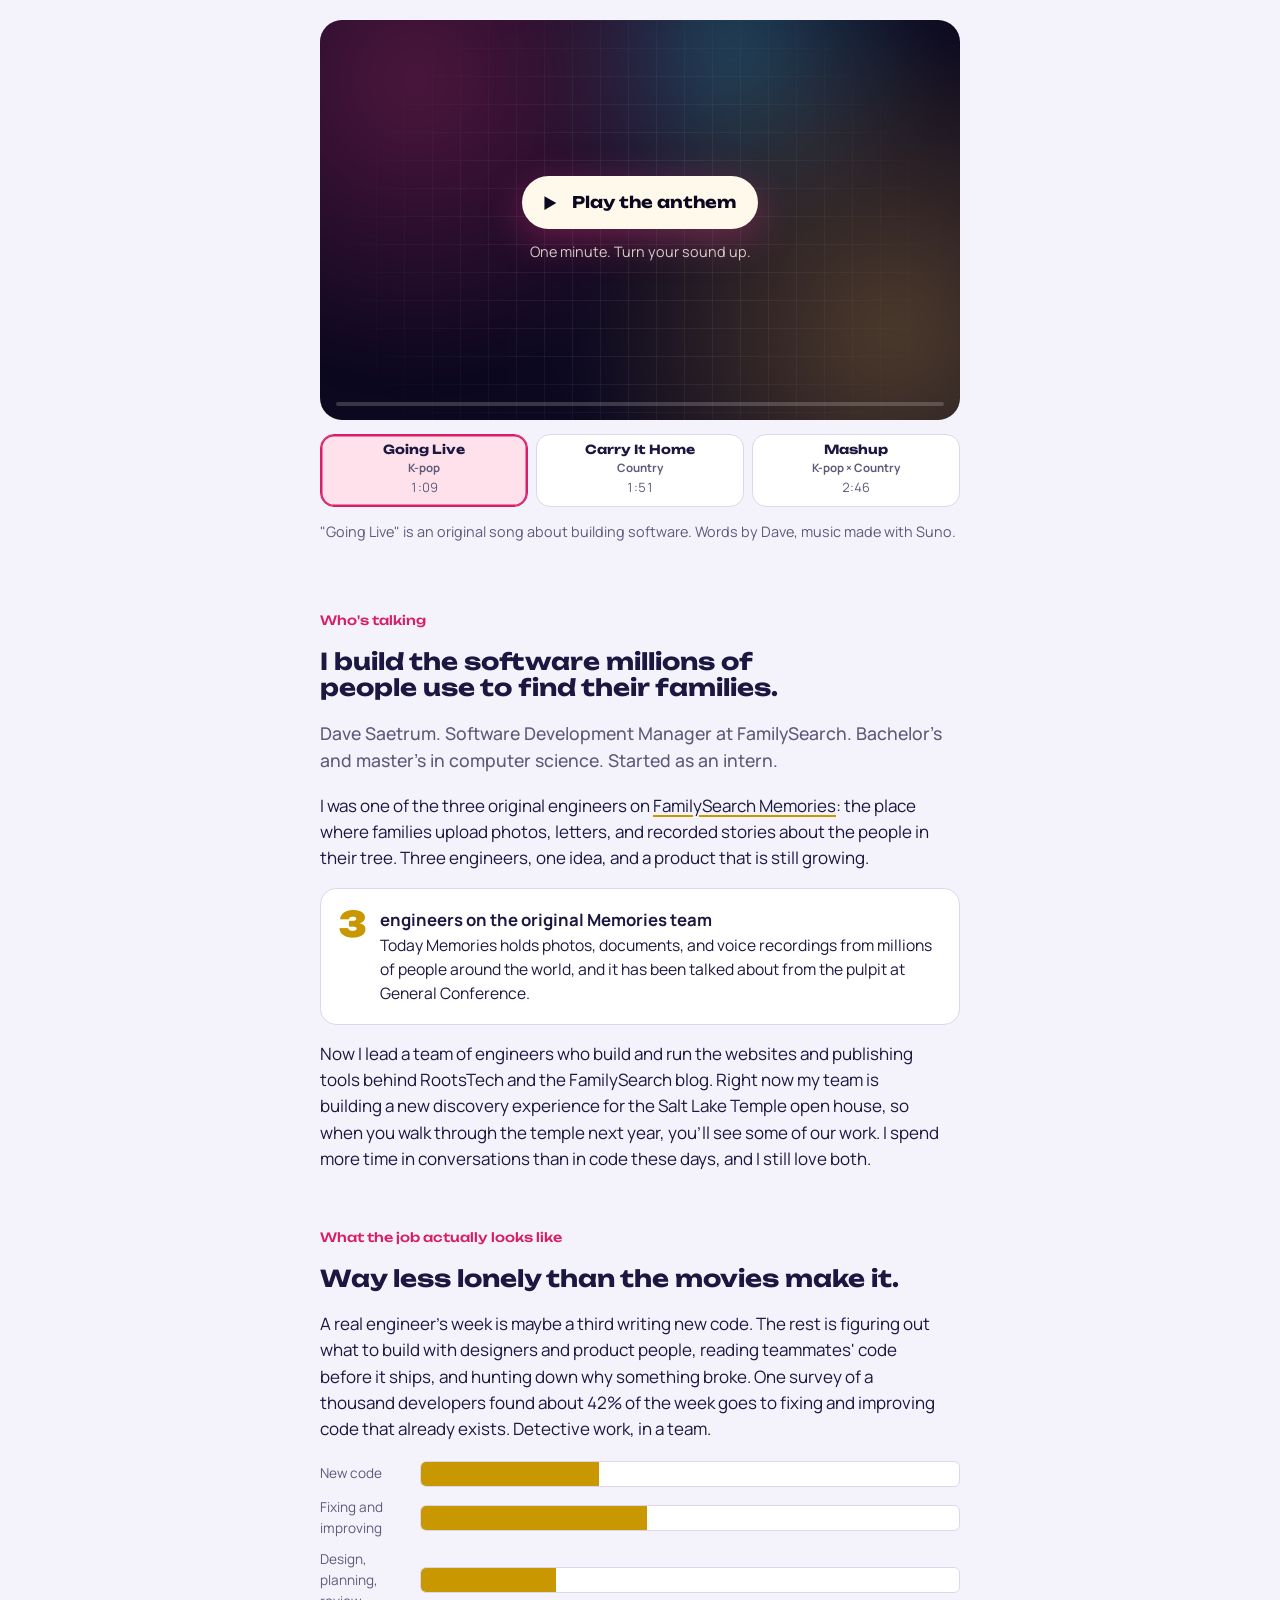
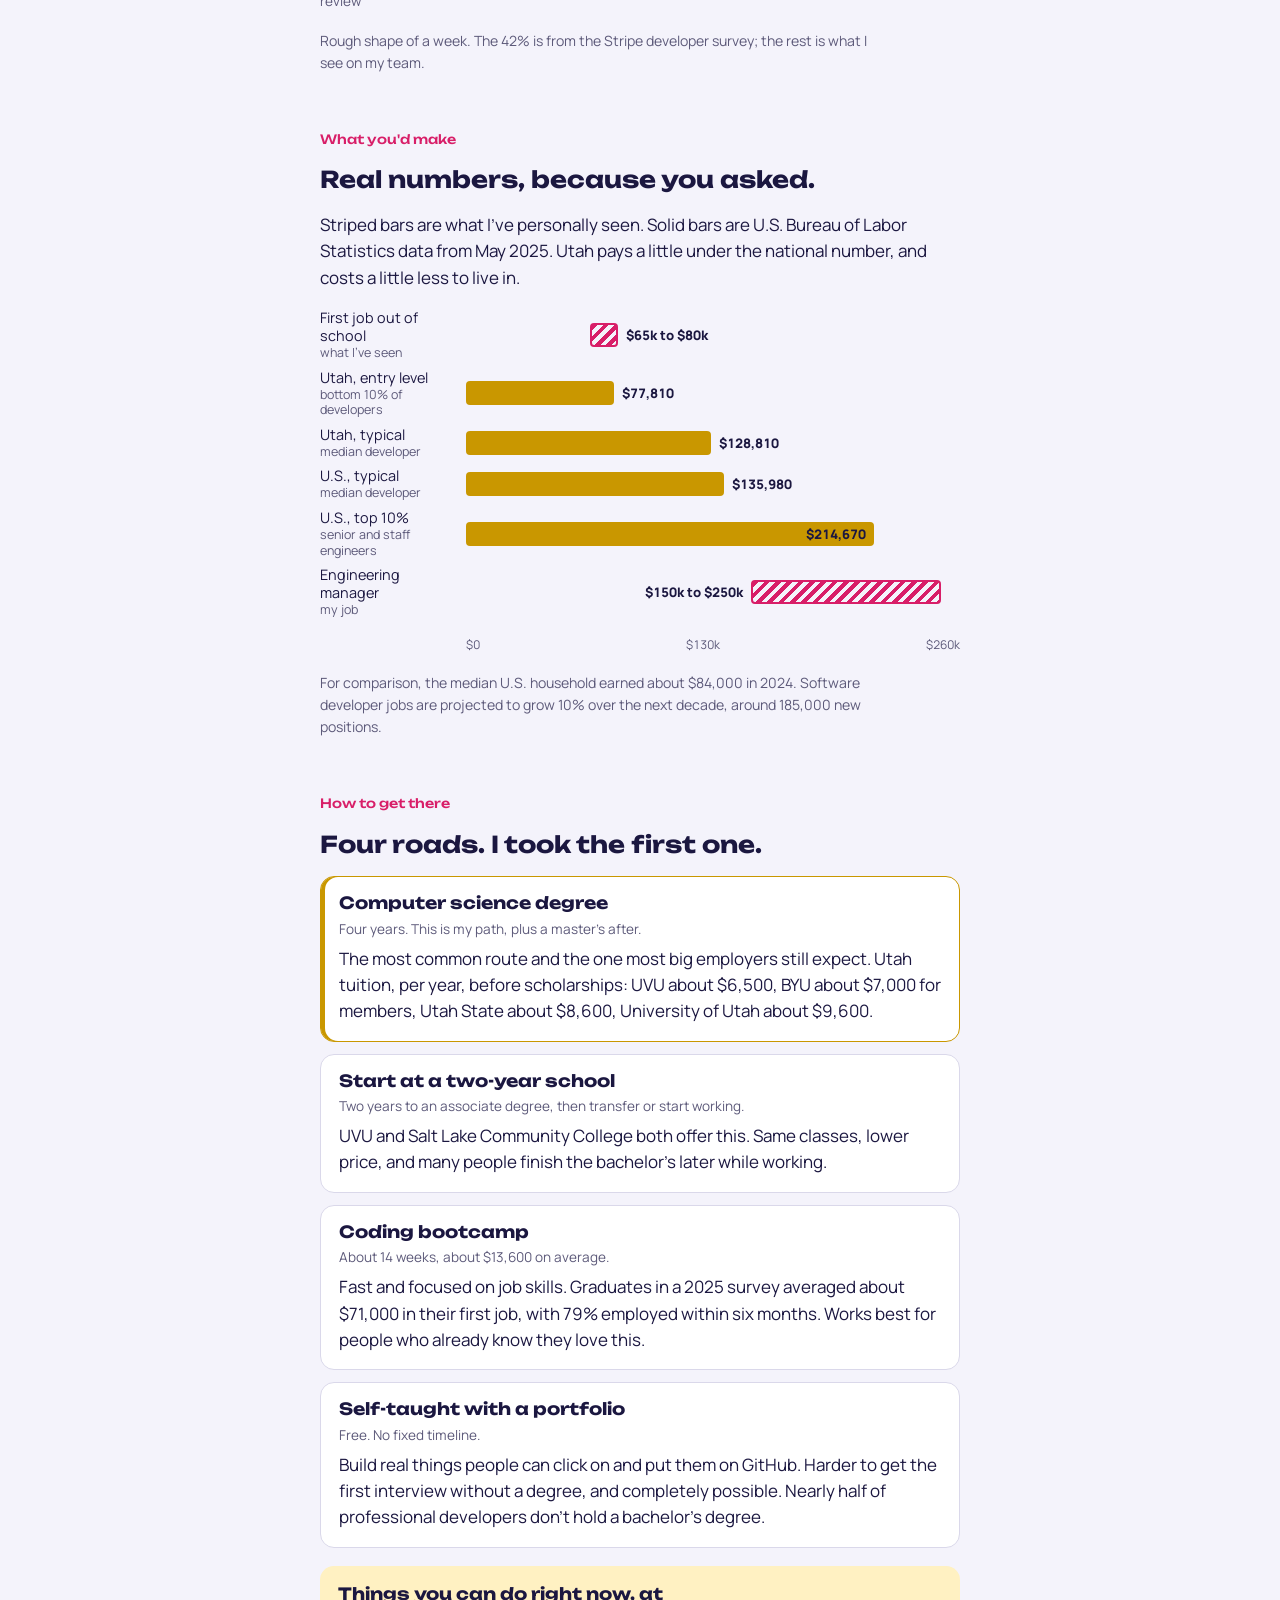
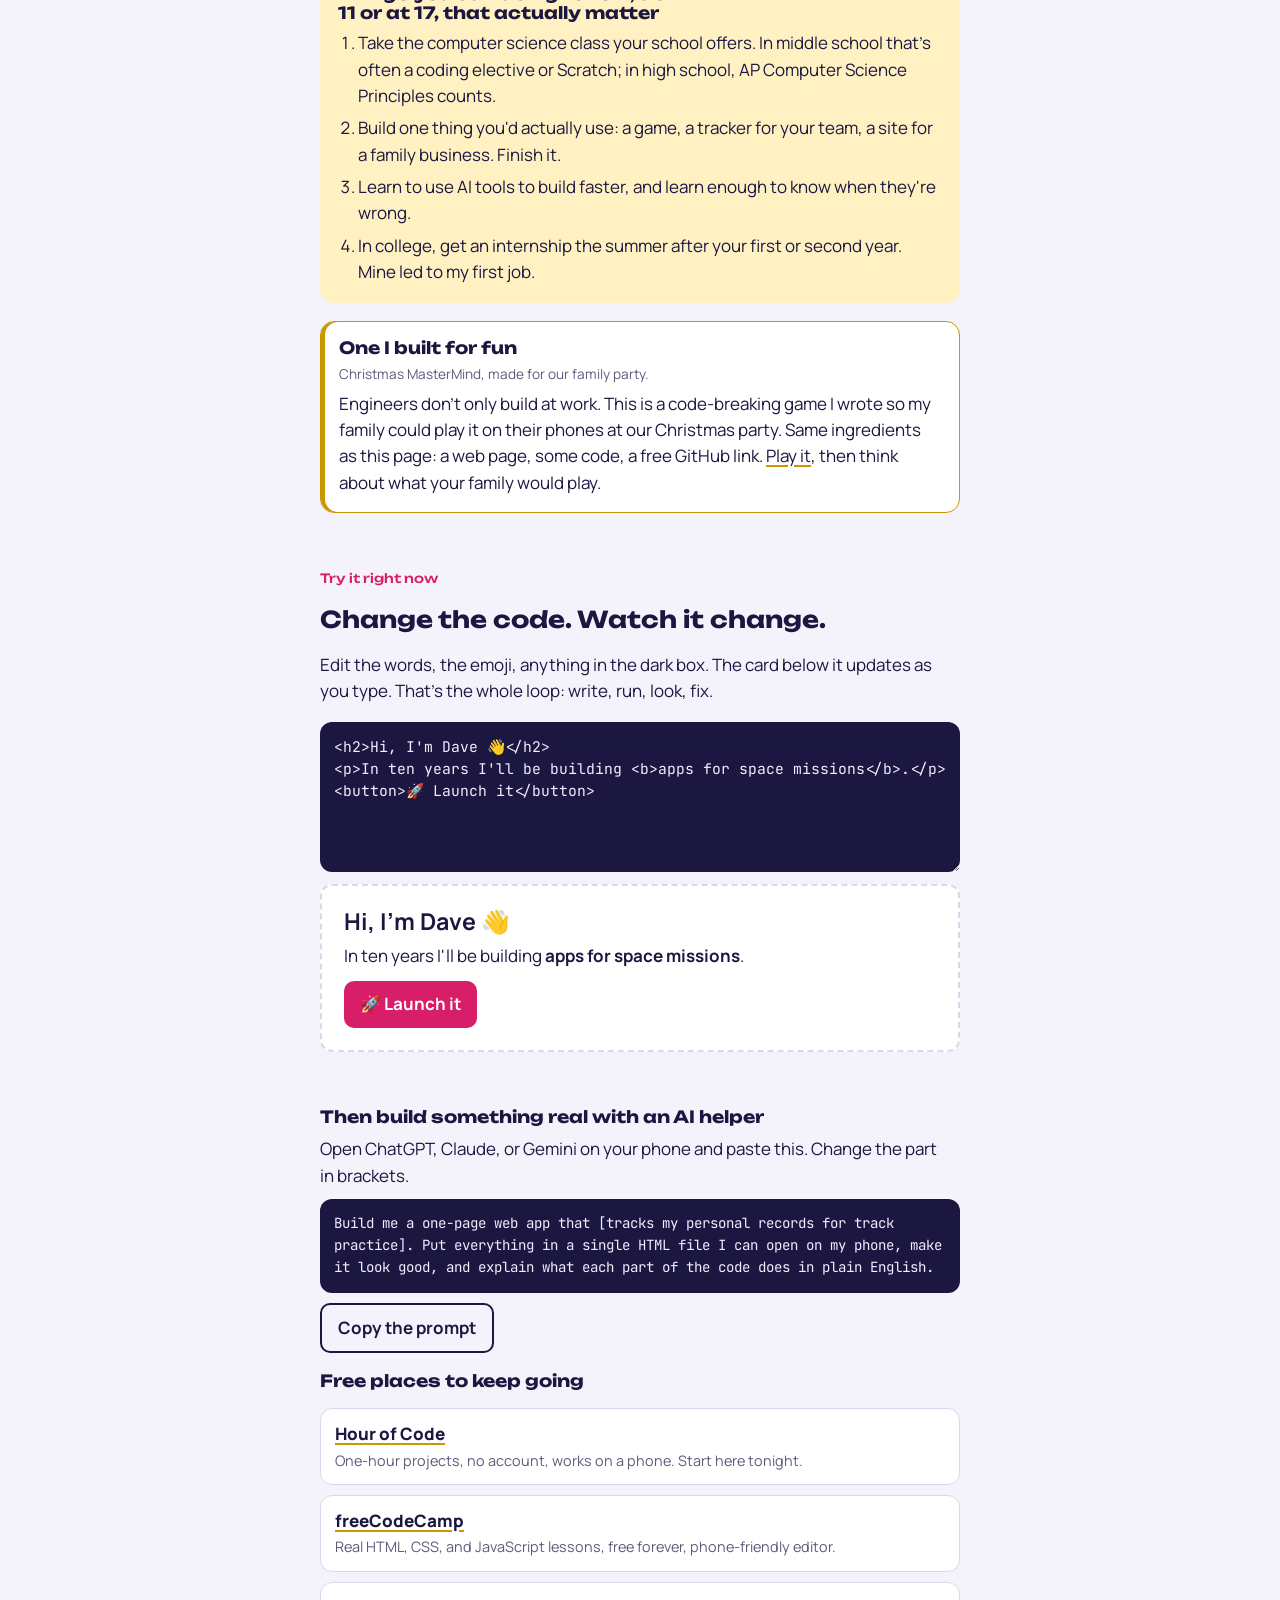
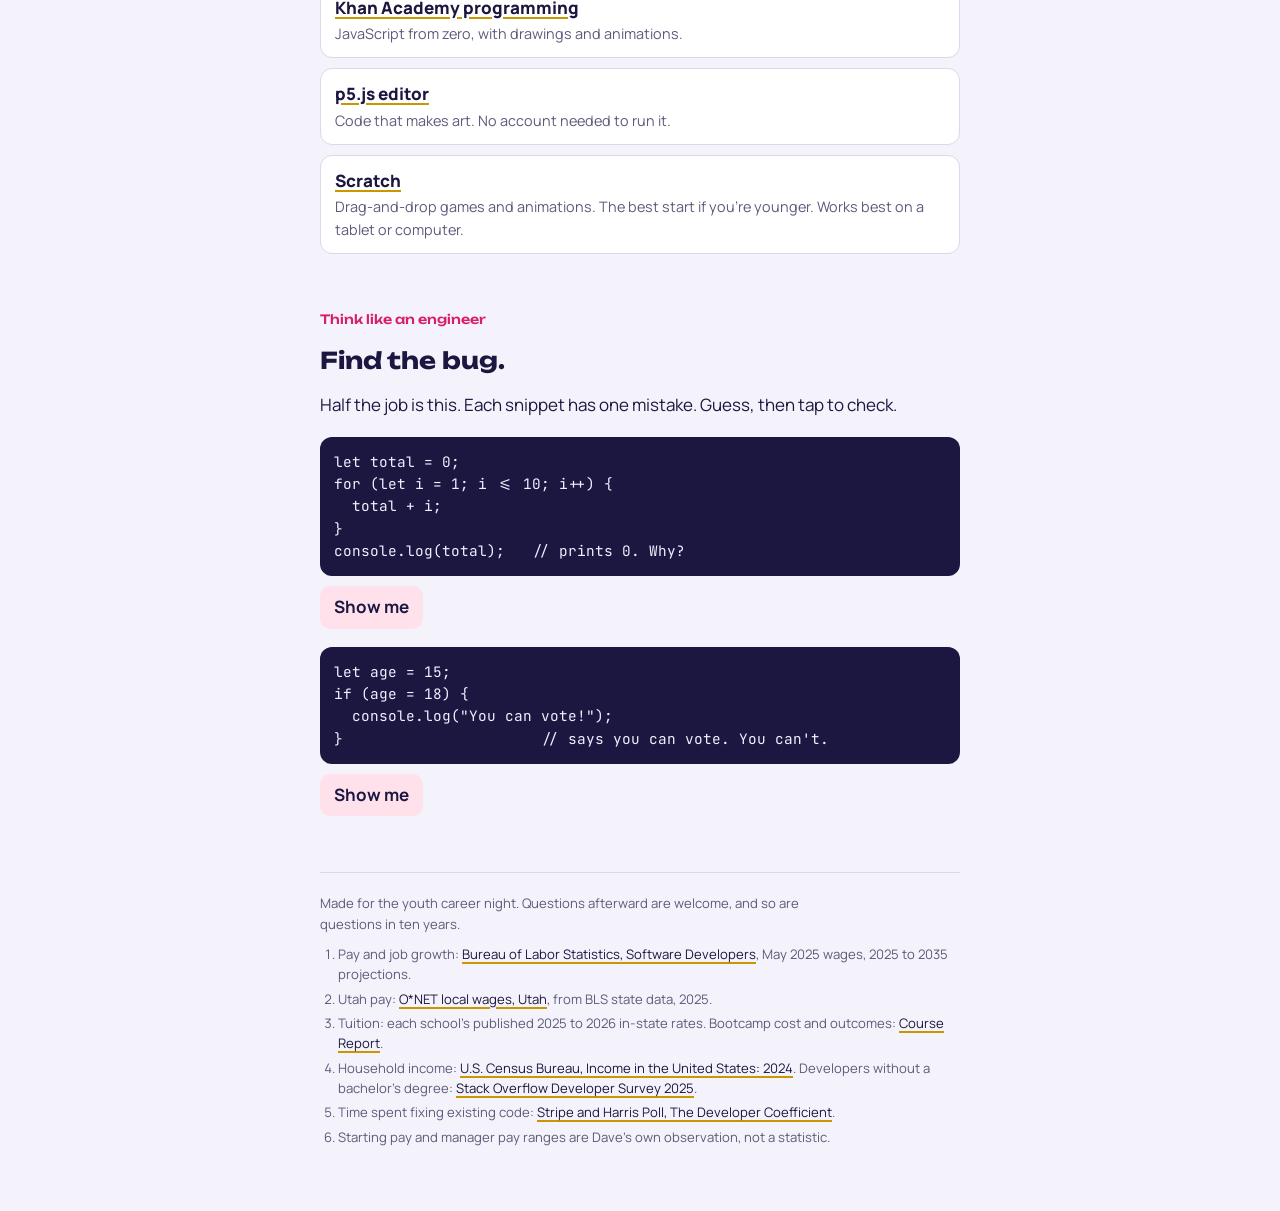
<file: docs/index.html>
<!doctype html>
<!-- served from docs/ -->
<html lang="en">
<head>
<meta charset="utf-8">
<meta name="viewport" content="width=device-width, initial-scale=1, viewport-fit=cover">
<meta name="description" content="A one-minute original anthem and a one-page guide to a software engineering career for youth ages 11 to 18.">
<meta name="color-scheme" content="light dark">
<link rel="icon" href="data:image/svg+xml,<svg xmlns='http://www.w3.org/2000/svg' viewBox='0 0 32 32'><rect width='32' height='32' rx='7' fill='%230B0820'/><path d='M12 8.5v15l12-7.5z' fill='%23FFC24B'/></svg>">
<style>
  :root { padding-top: env(safe-area-inset-top, 0px); padding-bottom: env(safe-area-inset-bottom, 0px); }
  img { max-width: 100%; }
  [hidden] { display: none !important; }
</style>
<title>Going Live</title>
<link rel="stylesheet" href="https://fonts.googleapis.com/css2?family=Unbounded:wght@500;700;900&family=Manrope:wght@400;500;700;800&family=JetBrains+Mono:wght@400;600&display=swap">
<style>
  :root {
    --bg: #F4F3FB;
    --card: #FFFFFF;
    --ink: #1B1740;
    --muted: #5D5A7A;
    --line: #DAD8EA;
    --gold: #C99700;
    --gold-soft: #FFF1C2;
    --hot: #D81E68;
    --hot-soft: #FFE1EC;
    --code-bg: #1B1740;
    --code-ink: #F1EEFF;
    --focus: #2B5BFF;
    --stage: #0B0820;
    --stage-gold: #FFC24B;
    --stage-hot: #FF3D8A;
    --stage-accent: #5FE6FF;
    --stage-ink: #FFF9EC;
    --stage-soft: #FFF3C4;
    --stage-rain: #A096E6;
  }
  @media (prefers-color-scheme: dark) {
    :root:not([data-theme="light"]) {
      color-scheme: dark;
      --bg: #15112B;
      --card: #1F1A3D;
      --ink: #F1EEFF;
      --muted: #A8A3C7;
      --line: #342D5E;
      --gold: #FFC24B;
      --gold-soft: #3A3010;
      --hot: #FF5C99;
      --hot-soft: #45183A;
      --code-bg: #0B0820;
      --code-ink: #F1EEFF;
      --focus: #8FB0FF;
    }
  }
  :root[data-theme="dark"] {
    color-scheme: dark;
    --bg: #15112B;
    --card: #1F1A3D;
    --ink: #F1EEFF;
    --muted: #A8A3C7;
    --line: #342D5E;
    --gold: #FFC24B;
    --gold-soft: #3A3010;
    --hot: #FF5C99;
    --hot-soft: #45183A;
    --code-bg: #0B0820;
    --code-ink: #F1EEFF;
    --focus: #8FB0FF;
  }

  * { box-sizing: border-box; }
  body {
    margin: 0;
    background: var(--bg);
    color: var(--ink);
    font-family: "Manrope", "Segoe UI", system-ui, sans-serif;
    font-size: 17px;
    line-height: 1.55;
    padding-inline: 16px;
    padding-block: 0 64px;
  }
  main { max-width: 640px; margin: 0 auto; display: grid; gap: 56px; }
  h1, h2, h3 { font-family: "Unbounded", "Manrope", sans-serif; text-wrap: balance; line-height: 1.15; margin: 0; }
  h2 { font-size: 1.45rem; font-weight: 700; }
  h3 { font-size: 1.05rem; font-weight: 700; }
  p { margin: 0; max-width: 62ch; }
  a { color: var(--ink); text-decoration-color: var(--gold); text-decoration-thickness: 2px; text-underline-offset: 3px; }
  a:hover { text-decoration-color: var(--hot); }
  :focus-visible { outline: 3px solid var(--focus); outline-offset: 3px; border-radius: 4px; }
  section { display: grid; gap: 18px; }
  .lede { font-size: 1.1rem; font-weight: 500; color: var(--muted); }
  .kicker { font-family: "Unbounded", sans-serif; font-weight: 500; font-size: .8rem; color: var(--hot); }

  /* ---------- Stage (the lyric video) ---------- */
  .top { display: grid; gap: 14px; padding-top: 20px; }
  .stage {
    position: relative;
    aspect-ratio: 4 / 5;
    max-width: 100%;
    border-radius: 22px;
    overflow: hidden;
    background: var(--stage);
    color: var(--stage-ink);
    display: grid;
    place-items: center;
    isolation: isolate;
    --beat: 0;
  }
  @media (min-width: 700px) { .stage { aspect-ratio: 16 / 10; } }
  .glow {
    position: absolute; inset: -20%;
    background:
      radial-gradient(circle at 25% 25%, var(--stage-hot) 0, transparent 38%),
      radial-gradient(circle at 78% 70%, var(--stage-gold) 0, transparent 40%),
      radial-gradient(circle at 60% 20%, var(--stage-accent) 0, transparent 30%);
    opacity: .28;
    filter: blur(30px);
    transform: scale(calc(1 + var(--beat) * .08));
    transition: opacity .6s;
  }
  .stage.chorus .glow { opacity: .55; }
  .stage.live .glow { opacity: .8; }
  .grid {
    position: absolute; inset: 0;
    background-image: linear-gradient(rgba(255,255,255,.06) 1px, transparent 1px), linear-gradient(90deg, rgba(255,255,255,.06) 1px, transparent 1px);
    background-size: 28px 28px;
    mask-image: radial-gradient(circle at 50% 60%, #000 30%, transparent 80%);
    -webkit-mask-image: radial-gradient(circle at 50% 60%, #000 30%, transparent 80%);
  }
  .lyric {
    position: relative;
    z-index: 2;
    padding: 24px;
    text-align: center;
    font-family: "Unbounded", sans-serif;
    font-weight: 700;
    font-size: clamp(1.25rem, 5.2vw, 2rem);
    line-height: 1.2;
    text-wrap: balance;
    max-width: 92%;
    opacity: 0;
    transform: translateY(14px) scale(.96);
  }
  .lyric.in { animation: popin .42s cubic-bezier(.2,.9,.3,1.2) forwards; }
  .fx { position: absolute; inset: 0; z-index: 1; width: 100%; height: 100%; }
  .lyric .w { display: inline-block; color: var(--stage-ink); opacity: .38; transition: opacity .12s ease-out, transform .12s ease-out; }
  .lyric .w.on { opacity: 1; transform: translateY(-2px); }
  .lyric.count .w.on { color: var(--stage-gold); }
  .lyric.chorus { font-size: clamp(1.5rem, 6.4vw, 2.5rem); font-weight: 900; }
  .lyric.chorus .w { color: var(--stage-ink); opacity: .32; }
  .lyric.chorus .w.on { opacity: 1; background: linear-gradient(100deg, var(--stage-gold), var(--stage-soft) 45%, var(--stage-hot)); -webkit-background-clip: text; background-clip: text; color: transparent; }
  .lyric.title { font-size: clamp(2.2rem, 10vw, 4rem); font-weight: 900; letter-spacing: -.02em; color: var(--stage-ink); }
  .lyric.title.long { font-size: clamp(1.6rem, 7vw, 2.6rem); }
  .lyric.title small { display: block; font-family: "Manrope", sans-serif; font-weight: 600; font-size: .95rem; letter-spacing: 0; margin-top: 12px; color: var(--stage-gold); }
  @keyframes popin { to { opacity: 1; transform: none; } }
  .start {
    position: absolute; inset: 0; z-index: 3;
    display: grid; place-items: center; align-content: center; gap: 12px;
    background: transparent; border: 0; cursor: pointer; color: inherit; font: inherit;
  }
  .start .btn {
    display: inline-grid; grid-auto-flow: column; align-items: center; gap: 12px;
    padding: 14px 22px 14px 16px; border-radius: 999px;
    background: var(--stage-ink); color: var(--stage);
    font-family: "Unbounded", sans-serif; font-weight: 700; font-size: 1rem;
    box-shadow: 0 10px 40px color-mix(in srgb, var(--stage-hot) 35%, transparent);
  }
  .start .btn svg { width: 22px; height: 22px; }
  .start .note { font-size: .9rem; color: var(--stage-ink); opacity: .8; }
  .stage.playing .start { display: none; }
  .ctl {
    position: absolute; right: 14px; bottom: 28px; z-index: 4;
    width: 46px; height: 46px; border-radius: 50%; border: 0; cursor: pointer;
    background: rgba(255, 249, 236, .18); color: var(--stage-ink);
    backdrop-filter: blur(6px); -webkit-backdrop-filter: blur(6px);
    display: grid; place-items: center;
  }
  .ctl svg { width: 20px; height: 20px; fill: currentColor; }
  .ctl:hover { background: rgba(255, 249, 236, .3); }
  .stage.paused .lyric { opacity: .35; }
  .loading {
    position: absolute; top: 16px; left: 50%; transform: translateX(-50%); z-index: 3;
    padding: 6px 14px; border-radius: 999px; white-space: nowrap;
    background: color-mix(in srgb, var(--stage-ink) 16%, transparent); color: var(--stage-ink);
    font-size: .85rem; font-weight: 600;
    animation: pulse 1.2s ease-in-out infinite alternate;
  }
  @keyframes pulse { from { opacity: .55; } to { opacity: 1; } }
  @media (prefers-reduced-motion: reduce) { .loading { animation: none; } }
  .hint { position: absolute; left: 16px; bottom: 30px; z-index: 3; font-size: .8rem; color: var(--stage-ink); opacity: .7; }
  .bar { position: absolute; left: 16px; right: 16px; bottom: 14px; height: 4px; background: rgba(255,255,255,.18); border-radius: 2px; overflow: hidden; z-index: 2; }
  .bar i { display: block; height: 100%; width: 0; background: var(--stage-gold); }
  .songs { display: grid; grid-template-columns: repeat(3, minmax(0, 1fr)); gap: 8px; }
  .song {
    min-height: 56px; padding: 8px 6px; border-radius: 14px; cursor: pointer;
    border: 1.5px solid var(--line); background: var(--card); color: var(--ink); font: inherit;
    display: grid; align-content: center; justify-items: center; gap: 3px; text-align: center;
  }
  .song b { font-family: "Unbounded", sans-serif; font-weight: 700; font-size: .78rem; line-height: 1.2; }
  .song span { font-size: .8rem; color: var(--muted); font-variant-numeric: tabular-nums; }
  .song .genre { font-size: .72rem; font-weight: 700; line-height: 1.2; }
  .song[aria-pressed="true"] { border-color: var(--hot); background: var(--hot-soft); box-shadow: inset 0 0 0 1.5px var(--hot); }
  .song:focus-visible { outline: 3px solid var(--focus); outline-offset: 2px; }
  .caption { display: flex; justify-content: space-between; gap: 12px; font-size: .9rem; color: var(--muted); flex-wrap: wrap; }
  .replay { background: none; border: 0; padding: 0; font: inherit; font-weight: 700; color: var(--hot); cursor: pointer; }

  /* ---------- Story ---------- */
  .story { display: grid; gap: 16px; }
  .figure {
    display: grid; grid-template-columns: auto 1fr; gap: 14px; align-items: start;
    padding: 18px; border-radius: 16px; background: var(--card); border: 1px solid var(--line);
  }
  .figure .num { font-family: "Unbounded", sans-serif; font-weight: 900; font-size: 2.2rem; color: var(--gold); line-height: 1; font-variant-numeric: tabular-nums; }
  .figure p { font-size: .98rem; }
  .figure strong { display: block; font-size: 1.05rem; }

  /* ---------- Day in the life ---------- */
  .day { display: grid; gap: 10px; }
  .day .row { display: grid; grid-template-columns: 5.5rem 1fr; gap: 12px; align-items: center; }
  .day .track { height: 26px; border-radius: 6px; background: var(--card); border: 1px solid var(--line); overflow: hidden; display: flex; }
  .day .track span { display: block; height: 100%; background: var(--gold); }
  .day .track span + span { margin-left: 2px; }
  .day .row small { color: var(--muted); font-size: .85rem; }
  .legend { display: flex; gap: 16px; flex-wrap: wrap; font-size: .85rem; color: var(--muted); }
  .legend i { display: inline-block; width: 12px; height: 12px; border-radius: 3px; vertical-align: -2px; margin-right: 6px; background: var(--gold); }
  .legend i.mine { background: repeating-linear-gradient(135deg, var(--hot) 0 3px, transparent 3px 6px); border: 1px solid var(--hot); }

  /* ---------- Pay ladder ---------- */
  .ladder { display: grid; gap: 8px; }
  .ladder .r { display: grid; grid-template-columns: minmax(0, 8.5rem) 1fr; gap: 10px; align-items: center; }
  .ladder .lab { font-size: .9rem; line-height: 1.25; }
  .ladder .lab small { display: block; color: var(--muted); font-size: .78rem; }
  .ladder .scale { position: relative; height: 30px; }
  .ladder .fill { position: absolute; top: 3px; bottom: 3px; border-radius: 4px; background: var(--gold); min-width: 4px; }
  .ladder .fill.mine { background: repeating-linear-gradient(135deg, var(--hot) 0 4px, transparent 4px 8px); border: 2px solid var(--hot); }
  .ladder .val { position: absolute; top: 50%; transform: translateY(-50%); left: calc(var(--x) + 8px); font-size: .82rem; font-weight: 800; white-space: nowrap; font-variant-numeric: tabular-nums; }
  .ladder .val.flip { left: auto; right: calc(100% - var(--x) + 8px); }
  .axis { display: flex; justify-content: space-between; margin-left: calc(8.5rem + 10px); font-size: .75rem; color: var(--muted); font-variant-numeric: tabular-nums; }
  .note { font-size: .88rem; color: var(--muted); }
  @media (max-width: 430px) {
    .ladder .r { grid-template-columns: minmax(0, 7rem) 1fr; }
    .axis { margin-left: calc(7rem + 10px); }
  }

  /* ---------- Paths ---------- */
  .paths { display: grid; gap: 12px; }
  .path { padding: 16px 18px; border-radius: 14px; border: 1px solid var(--line); background: var(--card); display: grid; gap: 6px; }
  .path.mine { border-color: var(--gold); box-shadow: inset 4px 0 0 var(--gold); }
  .path .meta { font-size: .85rem; color: var(--muted); }
  .path ul { margin: 4px 0 0; padding-left: 18px; font-size: .95rem; }
  .now { padding: 18px; border-radius: 14px; background: var(--gold-soft); display: grid; gap: 8px; }
  .now ol { margin: 0; padding-left: 20px; display: grid; gap: 6px; }

  /* ---------- Try it ---------- */
  .editor { display: grid; gap: 12px; }
  textarea {
    width: 100%; min-height: 150px; resize: vertical;
    font-family: "JetBrains Mono", Consolas, monospace; font-size: .92rem; line-height: 1.5;
    color: var(--code-ink); background: var(--code-bg); border: 0; border-radius: 12px; padding: 14px;
  }
  .preview { padding: 22px; border-radius: 12px; border: 2px dashed var(--line); background: var(--card); min-height: 90px; }
  .preview h2, .preview h1, .preview h3 { font-family: "Manrope", sans-serif; margin: 0 0 8px; }
  .preview p { margin: 0 0 12px; }
  .preview button { font: inherit; font-weight: 700; padding: 10px 16px; border-radius: 10px; border: 0; background: var(--hot); color: #fff; cursor: pointer; }
  .toast { font-weight: 800; color: var(--hot); min-height: 1.5em; }
  .prompt { display: grid; gap: 10px; }
  .prompt pre {
    margin: 0; white-space: pre-wrap; font-family: "JetBrains Mono", Consolas, monospace; font-size: .88rem;
    background: var(--code-bg); color: var(--code-ink); padding: 14px; border-radius: 12px;
  }
  .copy { justify-self: start; font: inherit; font-weight: 700; padding: 10px 16px; border-radius: 10px; border: 2px solid var(--ink); background: transparent; color: var(--ink); cursor: pointer; }
  .links { display: grid; gap: 10px; padding: 0; margin: 0; list-style: none; }
  .links li { display: grid; gap: 2px; padding: 12px 14px; border-radius: 12px; background: var(--card); border: 1px solid var(--line); }
  .links li a { font-weight: 800; }
  .links li span { font-size: .9rem; color: var(--muted); }

  /* ---------- Bug hunt ---------- */
  .bug { display: grid; gap: 10px; }
  .bug pre { margin: 0; overflow-x: auto; font-family: "JetBrains Mono", Consolas, monospace; font-size: .9rem; line-height: 1.55; background: var(--code-bg); color: var(--code-ink); padding: 14px; border-radius: 12px; }
  .bug .fixed { color: var(--stage-gold); font-weight: 600; }
  .reveal { justify-self: start; font: inherit; font-weight: 700; padding: 8px 14px; border-radius: 10px; border: 0; background: var(--hot-soft); color: var(--ink); cursor: pointer; }
  .answer { padding: 12px 14px; border-radius: 10px; background: var(--gold-soft); font-size: .95rem; }

  footer { display: grid; gap: 10px; font-size: .82rem; color: var(--muted); border-top: 1px solid var(--line); padding-top: 20px; }
  footer ol { margin: 0; padding-left: 18px; display: grid; gap: 4px; }

  @media (prefers-reduced-motion: reduce) {
    .glow { transform: none !important; transition: none; }
    .lyric.in { animation-duration: .01s; }
  }
</style>

</head>
<body>
<main>
  <div class="top">
    <div class="stage" id="stage" aria-label="One-minute lyric video: Going Live">
      <div class="glow"></div>
      <div class="grid"></div>
      <canvas class="fx" id="fx" aria-hidden="true"></canvas>
      <div class="lyric" id="lyric" aria-live="polite"></div>
      <button class="start" id="start" type="button" aria-label="Play the one-minute anthem">
        <span class="btn"><svg viewBox="0 0 24 24" fill="currentColor" aria-hidden="true"><path d="M7 4.5v15l13-7.5z"/></svg><span id="start-label">Play the anthem</span></span>
        <span class="note" id="start-note">One minute. Turn your sound up.</span>
      </button>
      <button class="ctl" id="pause" type="button" aria-label="Pause" hidden>
        <svg viewBox="0 0 24 24" aria-hidden="true"><path id="pause-icon" d="M6 5h4v14H6zm8 0h4v14h-4z"/></svg>
      </button>
      <span class="loading" id="loading" role="status" hidden>Loading the song…</span>
      <span class="hint" id="hint" hidden>Tap anywhere to pause</span>
      <div class="bar" aria-hidden="true"><i id="progress"></i></div>
    </div>
    <div class="songs" id="songs" role="group" aria-label="Pick a song"></div>
    <div class="caption">
      <span id="song-caption">"Going Live" is an original song about building software. Words by Dave, music made with Suno.</span>
      <button class="replay" id="replay" type="button" hidden>Play it again</button>
      <span id="audio-note" role="status"></span>
    </div>
  </div>

  <section id="who">
    <span class="kicker">Who's talking</span>
    <h2>I build the software millions of people use to find their families.</h2>
    <p class="lede">Dave Saetrum. Software Development Manager at FamilySearch. Bachelor's and master's in computer science. Started as an intern.</p>
    <div class="story">
      <p>I was one of the three original engineers on <a href="https://www.familysearch.org/en/memories/">FamilySearch Memories</a>: the place where families upload photos, letters, and recorded stories about the people in their tree. Three engineers, one idea, and a product that is still growing.</p>
      <div class="figure">
        <div class="num">3</div>
        <p><strong>engineers on the original Memories team</strong>Today Memories holds photos, documents, and voice recordings from millions of people around the world, and it has been talked about from the pulpit at General Conference.</p>
      </div>
      <p>Now I lead a team of engineers who build and run the websites and publishing tools behind RootsTech and the FamilySearch blog. Right now my team is building a new discovery experience for the Salt Lake Temple open house, so when you walk through the temple next year, you'll see some of our work. I spend more time in conversations than in code these days, and I still love both.</p>
    </div>
  </section>

  <section id="day">
    <span class="kicker">What the job actually looks like</span>
    <h2>Way less lonely than the movies make it.</h2>
    <p>A real engineer's week is maybe a third writing new code. The rest is figuring out what to build with designers and product people, reading teammates' code before it ships, and hunting down why something broke. One survey of a thousand developers found about 42% of the week goes to fixing and improving code that already exists. Detective work, in a team.</p>
    <div class="day" role="img" aria-label="A typical week: roughly a third writing new code, a third fixing and improving existing code, a third planning, design, and code review.">
      <div class="row"><small>New code</small><div class="track"><span style="width:33%"></span></div></div>
      <div class="row"><small>Fixing and improving</small><div class="track"><span style="width:42%"></span></div></div>
      <div class="row"><small>Design, planning, review</small><div class="track"><span style="width:25%"></span></div></div>
    </div>
    <p class="note">Rough shape of a week. The 42% is from the Stripe developer survey; the rest is what I see on my team.</p>
  </section>

  <section id="pay">
    <span class="kicker">What you'd make</span>
    <h2>Real numbers, because you asked.</h2>
    <p>Striped bars are what I've personally seen. Solid bars are U.S. Bureau of Labor Statistics data from May 2025. Utah pays a little under the national number, and costs a little less to live in.</p>
    <div class="ladder" role="img" aria-label="Pay ladder: first job 65 to 80 thousand dollars; Utah entry level 77,810; Utah median 128,810; US median 135,980; US top ten percent 214,670; engineering manager 150 to 250 thousand.">
      <div class="r"><div class="lab">First job out of school<small>what I've seen</small></div><div class="scale"><div class="fill mine" style="left:25%;width:5.8%"></div><span class="val" style="--x:30.8%">$65k to $80k</span></div></div>
      <div class="r"><div class="lab">Utah, entry level<small>bottom 10% of developers</small></div><div class="scale"><div class="fill" style="left:0;width:29.9%"></div><span class="val" style="--x:29.9%">$77,810</span></div></div>
      <div class="r"><div class="lab">Utah, typical<small>median developer</small></div><div class="scale"><div class="fill" style="left:0;width:49.5%"></div><span class="val" style="--x:49.5%">$128,810</span></div></div>
      <div class="r"><div class="lab">U.S., typical<small>median developer</small></div><div class="scale"><div class="fill" style="left:0;width:52.3%"></div><span class="val" style="--x:52.3%">$135,980</span></div></div>
      <div class="r"><div class="lab">U.S., top 10%<small>senior and staff engineers</small></div><div class="scale"><div class="fill" style="left:0;width:82.6%"></div><span class="val flip" style="--x:82.6%">$214,670</span></div></div>
      <div class="r"><div class="lab">Engineering manager<small>my job</small></div><div class="scale"><div class="fill mine" style="left:57.7%;width:38.5%"></div><span class="val flip" style="--x:57.7%">$150k to $250k</span></div></div>
    </div>
    <div class="axis"><span>$0</span><span>$130k</span><span>$260k</span></div>
    <p class="note">For comparison, the median U.S. household earned about $84,000 in 2024. Software developer jobs are projected to grow 10% over the next decade, around 185,000 new positions.</p>
  </section>

  <section id="paths">
    <span class="kicker">How to get there</span>
    <h2>Four roads. I took the first one.</h2>
    <div class="paths">
      <div class="path mine">
        <h3>Computer science degree</h3>
        <span class="meta">Four years. This is my path, plus a master's after.</span>
        <p>The most common route and the one most big employers still expect. Utah tuition, per year, before scholarships: UVU about $6,500, BYU about $7,000 for members, Utah State about $8,600, University of Utah about $9,600.</p>
      </div>
      <div class="path">
        <h3>Start at a two-year school</h3>
        <span class="meta">Two years to an associate degree, then transfer or start working.</span>
        <p>UVU and Salt Lake Community College both offer this. Same classes, lower price, and many people finish the bachelor's later while working.</p>
      </div>
      <div class="path">
        <h3>Coding bootcamp</h3>
        <span class="meta">About 14 weeks, about $13,600 on average.</span>
        <p>Fast and focused on job skills. Graduates in a 2025 survey averaged about $71,000 in their first job, with 79% employed within six months. Works best for people who already know they love this.</p>
      </div>
      <div class="path">
        <h3>Self-taught with a portfolio</h3>
        <span class="meta">Free. No fixed timeline.</span>
        <p>Build real things people can click on and put them on GitHub. Harder to get the first interview without a degree, and completely possible. Nearly half of professional developers don't hold a bachelor's degree.</p>
      </div>
    </div>
    <div class="now">
      <h3>Things you can do right now, at 11 or at 17, that actually matter</h3>
      <ol>
        <li>Take the computer science class your school offers. In middle school that's often a coding elective or Scratch; in high school, AP Computer Science Principles counts.</li>
        <li>Build one thing you'd actually use: a game, a tracker for your team, a site for a family business. Finish it.</li>
        <li>Learn to use AI tools to build faster, and learn enough to know when they're wrong.</li>
        <li>In college, get an internship the summer after your first or second year. Mine led to my first job.</li>
      </ol>
    </div>
    <div class="path mine">
      <h3>One I built for fun</h3>
      <span class="meta">Christmas MasterMind, made for our family party.</span>
      <p>Engineers don't only build at work. This is a code-breaking game I wrote so my family could play it on their phones at our Christmas party. Same ingredients as this page: a web page, some code, a free GitHub link. <a href="https://murteas.github.io/XmasMM/">Play it</a>, then think about what your family would play.</p>
    </div>
  </section>

  <section id="try">
    <span class="kicker">Try it right now</span>
    <h2>Change the code. Watch it change.</h2>
    <p>Edit the words, the emoji, anything in the dark box. The card below it updates as you type. That's the whole loop: write, run, look, fix.</p>
    <div class="editor">
      <label for="code" hidden>Editable HTML</label>
      <textarea id="code" spellcheck="false">&lt;h2&gt;Hi, I'm Dave 👋&lt;/h2&gt;
&lt;p&gt;In ten years I'll be building &lt;b&gt;apps for space missions&lt;/b&gt;.&lt;/p&gt;
&lt;button&gt;🚀 Launch it&lt;/button&gt;</textarea>
      <div class="preview" id="preview"></div>
      <div class="toast" id="toast" aria-live="polite"></div>
    </div>
    <div class="prompt">
      <h3>Then build something real with an AI helper</h3>
      <p>Open ChatGPT, Claude, or Gemini on your phone and paste this. Change the part in brackets.</p>
      <pre id="prompt-text">Build me a one-page web app that [tracks my personal records for track practice]. Put everything in a single HTML file I can open on my phone, make it look good, and explain what each part of the code does in plain English.</pre>
      <button class="copy" id="copy" type="button">Copy the prompt</button>
    </div>
    <h3>Free places to keep going</h3>
    <ul class="links">
      <li><a href="https://code.org/hourofcode">Hour of Code</a><span>One-hour projects, no account, works on a phone. Start here tonight.</span></li>
      <li><a href="https://www.freecodecamp.org/learn">freeCodeCamp</a><span>Real HTML, CSS, and JavaScript lessons, free forever, phone-friendly editor.</span></li>
      <li><a href="https://www.khanacademy.org/computing/computer-programming">Khan Academy programming</a><span>JavaScript from zero, with drawings and animations.</span></li>
      <li><a href="https://editor.p5js.org">p5.js editor</a><span>Code that makes art. No account needed to run it.</span></li>
      <li><a href="https://scratch.mit.edu">Scratch</a><span>Drag-and-drop games and animations. The best start if you're younger. Works best on a tablet or computer.</span></li>
    </ul>
  </section>

  <section id="bug">
    <span class="kicker">Think like an engineer</span>
    <h2>Find the bug.</h2>
    <p>Half the job is this. Each snippet has one mistake. Guess, then tap to check.</p>
    <div class="bug">
      <pre>let total = 0;
for (let i = 1; i &lt;= 10; i++) {
  total + i;
}
console.log(total);   // prints 0. Why?</pre>
      <button class="reveal" type="button" data-answer="a1">Show me</button>
      <div class="answer" id="a1" hidden><code>total + i</code> adds the numbers and then throws the result away. It needs <code>total += i</code>, which adds <em>and saves</em>. Every engineer alive has made this one.</div>
    </div>
    <div class="bug">
      <pre>let age = 15;
if (age = 18) {
  console.log("You can vote!");
}                      // says you can vote. You can't.</pre>
      <button class="reveal" type="button" data-answer="a2">Show me</button>
      <div class="answer" id="a2" hidden>One equals sign <em>sets</em> age to 18. Comparing takes two: <code>age === 18</code>. The computer did exactly what it was told, which is the whole problem with computers.</div>
    </div>
  </section>

  <footer>
    <p>Made for the youth career night. Questions afterward are welcome, and so are questions in ten years.</p>
    <ol>
      <li>Pay and job growth: <a href="https://www.bls.gov/ooh/computer-and-information-technology/software-developers.htm">Bureau of Labor Statistics, Software Developers</a>, May 2025 wages, 2025 to 2035 projections.</li>
      <li>Utah pay: <a href="https://www.onetonline.org/link/localwages/15-1252.00?st=UT">O*NET local wages, Utah</a>, from BLS state data, 2025.</li>
      <li>Tuition: each school's published 2025 to 2026 in-state rates. Bootcamp cost and outcomes: <a href="https://www.coursereport.com/coding-bootcamp-ultimate-guide">Course Report</a>.</li>
      <li>Household income: <a href="https://www.census.gov/newsroom/press-releases/2025/income-poverty-health-insurance-coverage.html">U.S. Census Bureau, Income in the United States: 2024</a>. Developers without a bachelor's degree: <a href="https://survey.stackoverflow.co/2025/developers">Stack Overflow Developer Survey 2025</a>.</li>
      <li>Time spent fixing existing code: <a href="https://stripe.com/files/reports/the-developer-coefficient.pdf">Stripe and Harris Poll, The Developer Coefficient</a>.</li>
      <li>Starting pay and manager pay ranges are Dave's own observation, not a statistic.</li>
    </ol>
  </footer>
</main>

<script>
(function () {
  // ---------- The lyric video ----------
  // Each song's mp3 is published next to this page and loads only when that song is played. Every word carries
  // the time it is sung, from a word-level transcription of the track (time-lyrics.py makes the cues for a new
  // song). If the audio cannot load, the page falls back to a synthesized beat at the song's tempo and says so
  // under the video. The palette sets the stage's CSS colors and the canvas effects read them back.
  var SONGS = [{
    id: "going-live", title: "Going Live", button: "Going Live", genre: "K-pop", src: "going-live.mp3", bpm: 128, duration: 68.72,
    stageLabel: "One-minute lyric video: Going Live",
    startLabel: "Play the anthem", startNote: "One minute. Turn your sound up.", startAria: "Play the one-minute anthem",
    card: "GOING LIVE", cardLine: "Software engineering. Your turn.",
    caption: '"Going Live" is an original song about building software. Words by Dave, music made with Suno.',
    palette: { stage: "#0B0820", gold: "#FFC24B", hot: "#FF3D8A", accent: "#5FE6FF", ink: "#FFF9EC", soft: "#FFF3C4", rain: "#A096E6" },
    cues: [
    { t: 0.65, kind: "verse", words: [["Blank", 0.8], ["screen,", 1.44], ["blinking", 1.9], ["line,", 2.3], ["the", 2.9], ["whole", 3.3], ["world", 3.68], ["in", 4.08], ["my", 4.28], ["hands", 4.48]] },
    { t: 4.95, kind: "verse", words: [["Every", 5.1], ["bug's", 5.36], ["a", 6.02], ["door,", 6.1], ["every", 6.88], ["fix", 7.22], ["a", 7.56], ["plan", 7.96]] },
    { t: 8.53, kind: "verse", words: [["Think", 8.68], ["it,", 8.99], ["type", 9.19], ["it,", 9.45], ["break", 9.66], ["it,", 9.96], ["build", 10.17], ["it", 10.48], ["back", 10.63], ["tonight", 10.89]] },
    { t: 12.31, kind: "countdown", words: [["Three,", 12.46], ["two,", 13.58], ["one,", 14.5], ["hit", 15.26], ["run", 15.52]] },
    { t: 16.41, kind: "pre", words: [["Nobody", 16.56], ["sees", 17.12], ["the", 17.44], ["hours,", 17.72], ["they", 18.34], ["only", 18.62], ["see", 19.0], ["the", 19.32], ["light", 19.6]] },
    { t: 20.19, kind: "pre", words: [["But", 20.34], ["I", 20.58], ["know", 20.8], ["what", 20.94], ["I", 21.28], ["made,", 21.38], ["and", 21.8], ["I", 22.18], ["made", 22.4], ["it", 23.14], ["right", 23.8]] },
    { t: 26.57, kind: "chorus", words: [["Watch", 26.72], ["it", 27.2], ["come", 27.4], ["alive,", 27.68], ["alive", 29.7]] },
    { t: 30.29, kind: "chorus", words: [["Something", 30.44], ["out", 30.92], ["of", 31.36], ["nothing", 31.52], ["and", 31.8], ["I", 32.24], ["built", 32.46], ["it", 32.64], ["with", 32.88], ["my", 33.08], ["mind", 33.3]] },
    { t: 33.83, kind: "chorus", words: [["Ship", 33.98], ["it", 34.38], ["to", 34.68], ["the", 34.94], ["sky,", 35.14], ["tonight", 36.56]] },
    { t: 37.63, kind: "chorus", words: [["Every", 37.78], ["line", 38.26], ["I", 38.64], ["write", 38.8], ["can", 39.08], ["light", 39.32], ["up", 39.54], ["someone's", 39.7], ["life", 40.58]] },
    { t: 41.59, kind: "run", words: [["We're", 41.74], ["gonna", 42.08], ["run", 42.32], ["it,", 42.66], ["run", 43.0], ["it,", 43.1], ["run", 43.4], ["it,", 43.56], ["we're", 43.76], ["going", 43.92], ["live", 44.04]] },
    { t: 45.07, kind: "run", words: [["We're", 45.22], ["gonna", 45.7], ["run", 45.98], ["it,", 46.3], ["run", 46.62], ["it,", 46.74], ["run", 47.06], ["it,", 47.24], ["we're", 47.4], ["going", 47.58], ["live", 47.74]] },
    { t: 48.03, kind: "chorus", words: [["Watch", 48.18], ["it", 49.08], ["come", 49.36], ["alive,", 49.62], ["alive", 51.48]] },
    { t: 52.05, kind: "chorus", words: [["Something", 52.2], ["out", 52.62], ["of", 53.3], ["nothing", 53.42], ["and", 53.76], ["I", 54.14], ["built", 54.32], ["it", 54.56], ["with", 54.8], ["my", 54.98], ["mind", 55.2]] },
    { t: 55.63, kind: "chorus", words: [["Ship", 55.78], ["it", 56.2], ["to", 56.6], ["the", 56.84], ["sky,", 57.02], ["tonight", 58.32]] },
    { t: 59.55, kind: "chorus", words: [["Every", 59.7], ["line", 60.14], ["I", 60.52], ["write", 60.7], ["can", 60.98], ["light", 61.18], ["up", 61.42], ["someone's", 61.6], ["life", 62.38]] },
    { t: 63.51, kind: "run", words: [["We're", 63.66], ["gonna", 64.0], ["run", 64.18], ["it,", 64.52], ["run", 64.84], ["it,", 64.96], ["run", 65.28], ["it,", 65.4], ["we're", 65.6], ["going", 65.72], ["live", 65.9]] },
    { t: 66.4, kind: "title", words: [] }
  ]
  }, {
    id: "carry-it-home", title: "Carry It Home", button: "Carry It Home", genre: "Country", src: "carry-it-home.mp3", bpm: 82, duration: 111.2,
    stageLabel: "Lyric video: Carry It Home",
    startLabel: "Play the song", startNote: "Under two minutes. Turn your sound up.", startAria: "Play Carry It Home, just under two minutes",
    card: "CARRY IT HOME", cardLine: "Software engineering. Your turn.",
    caption: '"Carry It Home" is an original song about code that keeps a family\'s photos and voices safe. Words by Dave, music made with Suno.',
    palette: { stage: "#1C1008", gold: "#FFB547", hot: "#E0782F", accent: "#FFE7A3", ink: "#FFF6E6", soft: "#FFF0CC", rain: "#C9A26B" },
    cues: [
    { t: 12.07, kind: "verse", words: [["Grandma's", 12.22], ["voice", 12.72], ["on", 13.08], ["an", 13.48], ["old", 13.68], ["cassette,", 13.92], ["fading", 14.78], ["like", 15.28], ["the", 15.58], ["evening", 15.84], ["light", 16.2]] },
    { t: 17.57, kind: "verse", words: [["Pictures", 17.72], ["in", 18.22], ["a", 18.56], ["shoebox,", 18.7], ["curling", 19.2], ["at", 19.7], ["the", 19.98], ["corners,", 20.08], ["stories", 20.57], ["slipping", 21.06], ["out", 21.5], ["of", 21.98], ["sight", 22.22]] },
    { t: 22.79, kind: "verse", words: [["So", 22.94], ["I", 23.44], ["sat", 23.64], ["down", 23.94], ["at", 24.44], ["the", 24.88], ["keyboard", 25.14], ["and", 25.9], ["I", 26.4], ["wrote", 26.56], ["a", 26.88], ["little", 27.36], ["code", 27.9]] },
    { t: 28.67, kind: "verse", words: [["Now", 28.82], ["her", 29.32], ["laugh", 29.48], ["will", 29.98], ["play", 30.3], ["forever,", 30.92], ["anywhere", 31.94], ["her", 32.66], ["grandkids", 33.26], ["go", 33.86]] },
    { t: 35.85, kind: "chorus", words: [["Carry", 36.0], ["it", 36.5], ["home,", 37.14], ["carry", 38.92], ["it", 39.42], ["home", 39.7]] },
    { t: 41.73, kind: "chorus", words: [["Every", 41.88], ["photo,", 42.6], ["every", 43.62], ["story,", 44.14], ["every", 44.92], ["voice", 45.5], ["we've", 46.06], ["ever", 46.56], ["known", 46.9]] },
    { t: 48.13, kind: "chorus", words: [["Keep", 48.28], ["it", 48.78], ["safe", 49.04], ["forever,", 49.88], ["pass", 51.24], ["it", 51.74], ["down", 52.12], ["the", 52.52], ["line", 52.94]] },
    { t: 54.07, kind: "chorus", words: [["Code", 54.22], ["can", 54.72], ["carry", 55.06], ["love", 55.66], ["a", 56.16], ["long,", 56.48], ["long", 57.08], ["time", 57.2]] },
    { t: 60.53, kind: "pre", words: [["I", 60.68], ["was", 61.18], ["just", 61.36], ["a", 61.58], ["kid", 61.78], ["like", 62.0], ["you,", 62.56], ["didn't", 63.4], ["know", 63.9], ["where", 64.16], ["I", 64.34], ["would", 64.52], ["go", 64.86]] },
    { t: 66.39, kind: "pre", words: [["Found", 66.54], ["a", 67.04], ["thing", 67.2], ["I", 67.42], ["loved", 67.58], ["to", 67.82], ["do,", 68.12], ["and", 68.46], ["I", 68.72], ["built", 69.2], ["it,", 69.92], ["row", 70.42], ["by", 71.12], ["row", 72.58]] },
    { t: 73.73, kind: "chorus", words: [["Carry", 73.88], ["it", 74.38], ["home,", 74.8], ["carry", 76.82], ["it", 77.32], ["home", 77.64]] },
    { t: 79.63, kind: "chorus", words: [["Every", 79.78], ["photo,", 80.48], ["every", 81.52], ["story,", 82.04], ["every", 82.92], ["voice", 83.34], ["we've", 83.94], ["ever", 84.44], ["known", 84.78]] },
    { t: 86.03, kind: "chorus", words: [["Keep", 86.18], ["it", 86.68], ["safe", 86.92], ["forever,", 87.76], ["pass", 89.12], ["it", 89.62], ["down", 89.96], ["the", 90.42], ["line", 90.74]] },
    { t: 91.91, kind: "chorus", words: [["Code", 92.06], ["can", 92.56], ["carry", 92.92], ["love", 93.44], ["a", 93.94], ["long,", 94.36], ["long", 94.96], ["time", 95.04]] },
    { t: 95.54, kind: "title", words: [] }
  ]
  }, {
    id: "mashup", title: "Going Live x Carry It Home", button: "Mashup", genre: "K-pop × Country", src: "going-live-mashup.mp3", bpm: 124, duration: 165.84,
    stageLabel: "Lyric video: Going Live and Carry It Home mashup",
    startLabel: "Play the mashup", startNote: "Under three minutes. Turn your sound up.", startAria: "Play the mashup, just under three minutes",
    card: "GOING LIVE × CARRY IT HOME", cardLine: "Software engineering. Your turn.",
    caption: 'The mashup trades lines between "Going Live" and "Carry It Home" as a duet. Words by Dave, music made with Suno.',
    palette: { stage: "#1A0B1E", gold: "#FFB547", hot: "#FF3D8A", accent: "#FF8A5C", ink: "#FFF4EE", soft: "#FFE3D6", rain: "#D59AC0" },
    cues: [
    { t: 1.29, kind: "verse", words: [["Blank", 1.44], ["screen,", 1.74], ["blinking", 2.04], ["line,", 2.34], ["the", 2.64], ["whole", 3.44], ["world", 3.94], ["in", 4.4], ["my", 4.56], ["hands", 4.8]] },
    { t: 5.15, kind: "verse", words: [["Every", 5.3], ["bug's", 5.8], ["a", 6.3], ["door,", 6.66], ["every", 7.02], ["fix", 7.52], ["a", 7.92], ["plan", 8.3]] },
    { t: 8.59, kind: "verse", words: [["Think", 8.74], ["it,", 9.24], ["type", 9.45], ["it,", 9.65], ["break", 9.86], ["it,", 10.18], ["build", 10.38], ["it", 10.62], ["back", 10.86], ["tonight", 11.86]] },
    { t: 12.85, kind: "countdown", words: [["Three,", 13.0], ["two,", 13.86], ["one,", 14.62], ["hit", 15.26], ["run", 15.86]] },
    { t: 31.79, kind: "verse", words: [["Grandma's", 31.94], ["voice", 32.44], ["on", 32.94], ["an", 33.42], ["old", 33.78], ["cassette,", 33.98], ["fading", 35.22], ["like", 35.72], ["the", 36.08], ["evening", 36.32], ["light", 37.02]] },
    { t: 38.73, kind: "verse", words: [["Pictures", 38.88], ["in", 39.38], ["a", 39.84], ["shoebox,", 40.02], ["curling", 40.8], ["at", 41.3], ["the", 41.62], ["corners,", 41.76], ["stories", 42.36], ["slipping", 43.06], ["out", 43.6], ["of", 44.1], ["sight", 44.44]] },
    { t: 45.35, kind: "verse", words: [["So", 45.5], ["I", 46.0], ["sat", 46.3], ["down", 46.7], ["at", 47.36], ["the", 47.86], ["keyboard", 48.1], ["and", 49.2], ["I", 49.7], ["wrote", 49.92], ["a", 50.36], ["little", 50.88], ["code", 51.66]] },
    { t: 52.69, kind: "verse", words: [["Now", 52.84], ["her", 53.34], ["laugh", 53.6], ["will", 54.12], ["play", 54.62], ["forever,", 55.4], ["anywhere", 57.3], ["her", 57.8], ["grandkids", 58.38], ["go", 58.88]] },
    { t: 62.63, kind: "pre", words: [["Nobody", 62.78], ["sees", 63.28], ["the", 63.62], ["hours,", 63.84], ["they", 64.42], ["only", 64.78], ["see", 65.12], ["the", 65.46], ["light", 65.7]] },
    { t: 66.01, kind: "pre", words: [["But", 66.16], ["I", 66.66], ["know", 66.88], ["what", 67.02], ["I", 67.36], ["made,", 67.48], ["and", 67.94], ["I", 68.28], ["made", 68.7], ["it", 69.46], ["right", 70.0]] },
    { t: 70.77, kind: "chorus", words: [["Watch", 70.92], ["it", 71.42], ["come", 71.64], ["alive,", 72.04], ["alive", 73.8]] },
    { t: 74.49, kind: "chorus", words: [["Something", 74.64], ["out", 75.14], ["of", 75.58], ["nothing", 75.72], ["and", 76.04], ["I", 76.46], ["built", 76.66], ["it", 76.86], ["with", 77.1], ["my", 77.3], ["mind", 77.52]] },
    { t: 77.85, kind: "chorus", words: [["Ship", 78.0], ["it", 78.48], ["to", 78.88], ["the", 79.2], ["sky,", 79.4], ["tonight", 80.7]] },
    { t: 81.81, kind: "chorus", words: [["Every", 81.96], ["line", 82.4], ["I", 82.84], ["write", 83.05], ["can", 83.25], ["light", 83.46], ["up", 83.85], ["someone's", 84.24], ["life", 84.84]] },
    { t: 85.59, kind: "run", words: [["We're", 85.74], ["gonna", 86.24], ["run", 86.5], ["it,", 86.84], ["run", 87.14], ["it,", 87.26], ["run", 87.6], ["it,", 87.72], ["we're", 87.9], ["going", 88.08], ["live", 88.68]] },
    { t: 89.31, kind: "chorus", words: [["Carry", 89.46], ["it", 89.94], ["home,", 90.4], ["carry", 92.7], ["it", 93.26], ["home", 93.76]] },
    { t: 96.39, kind: "chorus", words: [["Every", 96.54], ["photo,", 97.38], ["every", 98.36], ["story,", 99.18], ["every", 100.16], ["voice", 100.92], ["we've", 101.76], ["ever", 102.26], ["known", 102.72]] },
    { t: 104.41, kind: "chorus", words: [["Keep", 104.56], ["it", 105.04], ["safe", 105.34], ["forever,", 106.52], ["pass", 108.24], ["it", 108.74], ["down", 109.18], ["the", 109.68], ["line", 110.24]] },
    { t: 111.79, kind: "chorus", words: [["Code", 111.94], ["can", 112.44], ["carry", 112.86], ["love", 113.66], ["a", 114.16], ["long,", 114.62], ["long", 115.36], ["time", 115.76]] },
    { t: 131.81, kind: "chorus", words: [["Watch", 131.96], ["it", 132.84], ["come", 133.34], ["alive,", 133.8], ["alive", 135.46]] },
    { t: 136.15, kind: "chorus", words: [["Something", 136.3], ["out", 136.8], ["of", 137.22], ["nothing", 137.36], ["and", 137.64], ["I", 138.1], ["built", 138.24], ["it", 138.48], ["with", 138.7], ["my", 138.92], ["mind", 139.16]] },
    { t: 139.53, kind: "chorus", words: [["Ship", 139.68], ["it", 140.2], ["to", 140.52], ["the", 140.76], ["sky,", 140.96], ["tonight", 142.24]] },
    { t: 143.39, kind: "chorus", words: [["Every", 143.54], ["line", 143.98], ["I", 144.42], ["write", 144.63], ["can", 144.83], ["light", 145.04], ["up", 145.35], ["someone's", 145.66], ["life", 146.26]] },
    { t: 147.15, kind: "run", words: [["We're", 147.3], ["gonna", 147.8], ["run", 148.0], ["it,", 148.36], ["run", 148.66], ["it,", 148.78], ["run", 149.04], ["it,", 149.24], ["we're", 149.42], ["going", 149.6], ["live", 149.9]] },
    { t: 150.4, kind: "title", words: [] }
  ]
  }];
  var song = SONGS[0];

  var stage = document.getElementById("stage");
  var lyric = document.getElementById("lyric");
  var start = document.getElementById("start");
  var replay = document.getElementById("replay");
  var progress = document.getElementById("progress");
  var reduced = window.matchMedia("(prefers-reduced-motion: reduce)").matches;

  var audioNote = document.getElementById("audio-note");
  var pauseBtn = document.getElementById("pause");
  var pauseIcon = document.getElementById("pause-icon");
  var hint = document.getElementById("hint");
  var loadingEl = document.getElementById("loading"), loadingTimer = 0;
  var PAUSE_PATH = "M6 5h4v14H6zm8 0h4v14h-4z", PLAY_PATH = "M7 4.5v15l13-7.5z";
  var songsEl = document.getElementById("songs");
  var captionEl = document.getElementById("song-caption");
  var startLabel = document.getElementById("start-label");
  var startNote = document.getElementById("start-note");
  var audio = null, ctx = null, startedAt = 0, raf = 0, cueIndex = -1, running = false, paused = false;
  var analyser = null, bins = null, beatSmooth = 0, srcNode = null, beatMaster = null;

  function now() {
    if (audio) return audio.currentTime;
    if (ctx) return ctx.currentTime - startedAt;
    return 0;
  }

  // Drive the glow from the track's own bass energy when we can; fall back to a fixed-tempo pulse.
  function attachAnalyser() {
    try {
      ctx = ctx || new (window.AudioContext || window.webkitAudioContext)();
      if (ctx.state === "suspended") ctx.resume();
      srcNode = ctx.createMediaElementSource(audio);
      analyser = ctx.createAnalyser(); analyser.fftSize = 256; analyser.smoothingTimeConstant = 0.5;
      srcNode.connect(analyser); analyser.connect(ctx.destination);
      bins = new Uint8Array(analyser.frequencyBinCount);
    } catch (e) { analyser = null; }
  }
  function beatLevel(t) {
    if (analyser) {
      analyser.getByteFrequencyData(bins);
      var sum = 0; for (var i = 1; i < 8; i++) sum += bins[i];
      var level = Math.max(0, (sum / 7 - 120) / 135);
      beatSmooth = level > beatSmooth ? level : beatSmooth * 0.85;
      return Math.min(1, beatSmooth);
    }
    var phase = (t * song.bpm / 60) % 1;
    return Math.max(0, 1 - phase * 2.5);
  }

  // ---------- Visuals: code rain, countdown numerals, bursts, rings, the deploy bar ----------
  var fx = document.getElementById("fx");
  var g2 = fx.getContext("2d");
  var W = 0, H = 0, DPR = 1;
  var GLYPHS = "{}();=<>/*+-_01[]&|!#$".split("");
  var PAL = {}, PCOLORS = [];
  var columns = [], particles = [], flashes = [], rings = [];
  var scene = "idle", lastT = 0, deployDone = false, idleTimer = 0, idling = false;
  var wordSpans = [], wordIndex = 0;

  function readPalette() {
    var css = getComputedStyle(stage);
    ["gold", "hot", "accent", "ink", "soft", "rain"].forEach(function (k) { PAL[k] = css.getPropertyValue("--stage-" + k).trim(); });
    PCOLORS = [PAL.gold, PAL.hot, PAL.soft, PAL.accent];
  }

  function sizeFx() {
    DPR = Math.min(2, window.devicePixelRatio || 1);
    W = stage.clientWidth; H = stage.clientHeight;
    fx.width = Math.round(W * DPR); fx.height = Math.round(H * DPR);
    g2.setTransform(DPR, 0, 0, DPR, 0, 0);
    columns = [];
    var n = Math.ceil(W / 22);
    for (var i = 0; i < n; i++) columns.push({ x: i * 22 + 8, y: Math.random() * H, v: 40 + Math.random() * 90, len: 6 + Math.floor(Math.random() * 10), seed: Math.floor(Math.random() * 1000) });
  }
  function glyphAt(n) { var L = GLYPHS.length; return GLYPHS[((n % L) + L) % L]; }
  function drawRain(dt, alpha, speed) {
    g2.font = "13px 'JetBrains Mono', Consolas, monospace"; g2.textAlign = "center"; g2.textBaseline = "alphabetic";
    for (var i = 0; i < columns.length; i++) {
      var c = columns[i];
      c.y += c.v * speed * dt;
      if (c.y - c.len * 16 > H) { c.y = -Math.random() * H * 0.5; c.v = 40 + Math.random() * 90; }
      var row = Math.floor(c.y / 16);
      for (var k = 0; k < c.len; k++) {
        var y = c.y - k * 16; if (y < -16 || y > H + 16) continue;
        var a = alpha * (1 - k / c.len);
        g2.fillStyle = k === 0 ? PAL.ink : PAL.rain;
        g2.globalAlpha = k === 0 ? a * 0.9 : a * 0.55;
        g2.fillText(glyphAt(c.seed + k * 7 + row), c.x, y);
      }
    }
    g2.globalAlpha = 1;
  }
  function burst(x, y, n, spread, power) {
    for (var i = 0; i < n; i++) {
      var a = Math.random() * Math.PI * 2, s = (0.4 + Math.random()) * power;
      particles.push({ x: x, y: y, vx: Math.cos(a) * s * spread, vy: Math.sin(a) * s - power * 0.4, g: 160, life: 1, decay: 0.5 + Math.random() * 0.7, r: 2 + Math.random() * 3, c: PCOLORS[i % PCOLORS.length], shape: Math.random() < 0.3 ? 1 : 0 });
    }
    if (particles.length > 520) particles.splice(0, particles.length - 520);
  }
  function ember() {
    particles.push({ x: Math.random() * W, y: H + 6, vx: (Math.random() - 0.5) * 16, vy: -(30 + Math.random() * 50), g: 0, life: 1, decay: 0.22 + Math.random() * 0.25, r: 1 + Math.random() * 1.6, c: Math.random() < 0.7 ? PAL.gold : PAL.hot, shape: 0 });
  }
  function drawParticles(dt) {
    for (var i = particles.length - 1; i >= 0; i--) {
      var p = particles[i];
      p.life -= p.decay * dt; if (p.life <= 0) { particles.splice(i, 1); continue; }
      p.vy += p.g * dt; p.x += p.vx * dt; p.y += p.vy * dt;
      g2.globalAlpha = Math.max(0, Math.min(1, p.life));
      g2.fillStyle = p.c;
      if (p.shape) { g2.fillRect(p.x - p.r, p.y - p.r * 0.6, p.r * 2, p.r * 1.2); }
      else { g2.beginPath(); g2.arc(p.x, p.y, p.r, 0, Math.PI * 2); g2.fill(); }
    }
    g2.globalAlpha = 1;
  }
  // Flashes and rings are timed against the song clock, not frame count, so a throttled tab cannot leave one stuck on screen.
  function flash(text, t) { flashes.push({ text: text, t0: t }); }
  function drawFlashes(t) {
    for (var i = flashes.length - 1; i >= 0; i--) {
      var f = flashes[i]; var k = (t - f.t0) / 0.9; if (k >= 1 || k < 0) { flashes.splice(i, 1); continue; }
      g2.globalAlpha = (1 - k) * 0.5; g2.fillStyle = PAL.gold;
      g2.font = "900 " + Math.round(Math.min(W, H) * 0.7 * (1 + k * 0.5)) + "px Unbounded, Manrope, sans-serif";
      g2.textAlign = "center"; g2.textBaseline = "middle";
      g2.fillText(f.text, W / 2, H * 0.44);
    }
    g2.globalAlpha = 1; g2.textBaseline = "alphabetic";
  }
  function ring(color, t) { rings.push({ t0: t, c: color }); }
  function drawRings(t) {
    for (var i = rings.length - 1; i >= 0; i--) {
      var r = rings[i]; var k = (t - r.t0) / 0.8; if (k >= 1 || k < 0) { rings.splice(i, 1); continue; }
      g2.globalAlpha = (1 - k) * 0.7; g2.strokeStyle = r.c; g2.lineWidth = 3 * (1 - k) + 1;
      g2.beginPath(); g2.arc(W / 2, H / 2, 10 + k * Math.max(W, H) * 0.7, 0, Math.PI * 2); g2.stroke();
    }
    g2.globalAlpha = 1;
  }
  function roundRect(x, y, w, h, r) {
    g2.beginPath(); g2.moveTo(x + r, y); g2.arcTo(x + w, y, x + w, y + h, r); g2.arcTo(x + w, y + h, x, y + h, r);
    g2.arcTo(x, y + h, x, y, r); g2.arcTo(x, y, x + w, y, r); g2.closePath();
  }
  function drawDeploy(t) {
    var titleAt = song.cues[song.cues.length - 1].t;
    var k = Math.min(1, Math.max(0, (t - titleAt) / 1.5));
    // Sit below the title card (a two-line title pushes its subtitle past 70%), but stay clear of the hint row.
    var bw = Math.min(W * 0.7, 420), bh = 10, x = (W - bw) / 2;
    var y = Math.min(H - 80, Math.max(H * 0.7, lyric.offsetTop + lyric.offsetHeight));
    g2.fillStyle = PAL.ink; g2.globalAlpha = 0.18; roundRect(x, y, bw, bh, 5); g2.fill(); g2.globalAlpha = 1;
    if (k > 0) { g2.fillStyle = k < 1 ? PAL.gold : PAL.accent; roundRect(x, y, Math.max(bh, bw * k), bh, 5); g2.fill(); }
    g2.fillStyle = PAL.ink; g2.globalAlpha = 0.85; g2.font = "600 13px Manrope, sans-serif"; g2.textAlign = "center"; g2.textBaseline = "alphabetic";
    g2.fillText(k < 1 ? "deploying " + Math.round(k * 100) + "%" : "deployed. 100%", W / 2, y + 30);
    g2.globalAlpha = 1;
    if (k >= 1 && !deployDone) { deployDone = true; burst(W / 2, H * 0.45, 170, 1.3, 260); ring(PAL.accent, t); }
  }
  function renderFx(t, beat) {
    if (reduced) return;
    var dt = Math.min(0.05, Math.max(0, t - lastT)); lastT = t;
    g2.clearRect(0, 0, W, H);
    if (scene === "idle") drawRain(dt, 0.35, 0.8);
    else if (scene === "verse") drawRain(dt, 0.7 + beat * 0.3, 1);
    else if (scene === "countdown") drawRain(dt, 0.85, 1.8 + beat);
    else if (scene === "pre") { drawRain(dt, 0.25, 0.6); if (Math.random() < 0.5) ember(); }
    else if (scene === "chorus" || scene === "run") { if (Math.random() < 0.8) ember(); if (beat > 0.6 && Math.random() < 0.3) burst(Math.random() * W, Math.random() * H * 0.6, 4, 1, 60); }
    else if (scene === "title") { drawDeploy(t); if (Math.random() < 0.5) ember(); }
    drawRings(t); drawParticles(dt); drawFlashes(t);
  }
  function wordFx(c, i, w, t) {
    if (reduced) return;
    var clean = w.replace(/[^a-z']/gi, "").toLowerCase();
    if (c.kind === "countdown") {
      if (clean === "three") flash("3", t);
      else if (clean === "two") flash("2", t);
      else if (clean === "one") flash("1", t);
      else if (clean === "run") { ring(PAL.gold, t); burst(W / 2, H / 2, 120, 1.3, 240); }
    } else if (c.kind === "run") {
      if (clean === "run") ring(PAL.hot, t);
      if (clean === "live") { burst(W / 2, H * 0.5, 140, 1.4, 260); ring(PAL.accent, t); }
    } else if (c.kind === "chorus") {
      if (i === 0) burst(W / 2, H * 0.5, 90, 1.2, 220);
      else if (Math.random() < 0.6) burst(W * (0.2 + Math.random() * 0.6), H * (0.25 + Math.random() * 0.5), 10, 1, 90);
    } else if (c.kind === "pre" && i === 0) { ring(PAL.rain, t); }
  }
  function idle() {
    if (running) { idling = false; return; }
    idling = true;
    renderFx(performance.now() / 1000, 0);
    idleTimer = setTimeout(function () { requestAnimationFrame(idle); }, 40);
  }
  function startIdle() { if (!reduced && !idling) idle(); }

  function beatTrack(context) {
    // Kick on every beat, hat on the off-beats, a rising pad through the chorus. Only heard when the song can't load.
    var DURATION = song.duration, spb = 60 / song.bpm;
    var beats = Math.ceil(DURATION / spb);
    var master = beatMaster = context.createGain(); master.gain.value = 0.6; master.connect(context.destination);
    for (var b = 0; b < beats; b++) {
      var t0 = startedAt + b * spb;
      var osc = context.createOscillator(); var g = context.createGain();
      osc.frequency.setValueAtTime(150, t0); osc.frequency.exponentialRampToValueAtTime(40, t0 + 0.18);
      g.gain.setValueAtTime(1, t0); g.gain.exponentialRampToValueAtTime(0.001, t0 + 0.22);
      osc.connect(g); g.connect(master); osc.start(t0); osc.stop(t0 + 0.25);
      var noise = context.createBufferSource(); var buf = context.createBuffer(1, context.sampleRate * 0.05, context.sampleRate);
      var d = buf.getChannelData(0); for (var i = 0; i < d.length; i++) d[i] = (Math.random() * 2 - 1) * (1 - i / d.length);
      noise.buffer = buf; var ng = context.createGain(); ng.gain.value = 0.25; noise.connect(ng); ng.connect(master); noise.start(t0 + spb / 2);
    }
    var pad = context.createOscillator(); var pg = context.createGain(); pad.type = "sawtooth";
    pad.frequency.setValueAtTime(110, startedAt); pad.frequency.setValueAtTime(146.8, startedAt + 7.5); pad.frequency.setValueAtTime(164.8, startedAt + 22.5);
    pg.gain.setValueAtTime(0.0001, startedAt); pg.gain.exponentialRampToValueAtTime(0.08, startedAt + 7.5); pg.gain.setValueAtTime(0.0001, startedAt + DURATION);
    var filt = context.createBiquadFilter(); filt.type = "lowpass"; filt.frequency.value = 900;
    pad.connect(filt); filt.connect(pg); pg.connect(master); pad.start(startedAt); pad.stop(startedAt + DURATION);
  }

  function showCue(c) {
    lyric.className = "lyric";
    void lyric.offsetWidth; // restart the pop-in
    lyric.innerHTML = "";
    wordSpans = []; wordIndex = 0;
    scene = c.kind;
    stage.classList.toggle("chorus", c.kind === "chorus" || c.kind === "run");
    if (c.kind === "title") {
      lyric.appendChild(document.createTextNode(song.card));
      var s = document.createElement("small"); s.textContent = song.cardLine; lyric.appendChild(s);
      lyric.classList.add("title", "in");
      if (song.card.length > 16) lyric.classList.add("long");
      stage.classList.add("live");
      deployDone = false;
      return;
    }
    c.words.forEach(function (w, i) {
      var span = document.createElement("span"); span.className = "w"; span.textContent = w[0];
      lyric.appendChild(span); wordSpans.push(span);
      if (i < c.words.length - 1) lyric.appendChild(document.createTextNode(" "));
    });
    lyric.classList.add("in");
    if (c.kind === "chorus" || c.kind === "run") lyric.classList.add("chorus");
    if (c.kind === "countdown") lyric.classList.add("count");
  }

  function frame() {
    var t = now(), CUES = song.cues;
    var next = cueIndex + 1;
    while (next < CUES.length && CUES[next].t <= t) { cueIndex = next; showCue(CUES[cueIndex]); next++; }
    var c = CUES[cueIndex];
    if (c) {
      while (wordIndex < c.words.length && c.words[wordIndex][1] <= t) {
        if (wordSpans[wordIndex]) wordSpans[wordIndex].classList.add("on");
        wordFx(c, wordIndex, c.words[wordIndex][0], t);
        wordIndex++;
      }
    }
    var beat = reduced ? 0 : beatLevel(t);
    if (!reduced) stage.style.setProperty("--beat", String(beat));
    renderFx(t, beat);
    progress.style.width = Math.min(100, t / song.duration * 100) + "%";
    if (t >= song.duration) { finish(); return; }
    raf = requestAnimationFrame(frame);
  }

  // The loading pill appears only if the song takes more than a moment to start or stalls mid-song,
  // so a fast connection never sees it flash.
  function setLoading(on) {
    clearTimeout(loadingTimer);
    if (on) loadingTimer = setTimeout(function () { loadingEl.hidden = false; }, 300);
    else loadingEl.hidden = true;
  }

  function finish() {
    running = false; paused = false;
    cancelAnimationFrame(raf);
    setLoading(false);
    if (audio) { audio.pause(); }
    // If the tab was throttled and frames fell behind the song, still land on the title card.
    var CUES = song.cues;
    if (cueIndex < CUES.length - 1) { cueIndex = CUES.length - 1; showCue(CUES[cueIndex]); }
    replay.hidden = false;
    pauseBtn.hidden = true; hint.hidden = true;
    stage.classList.remove("chorus", "paused");
    scene = "idle"; lastT = performance.now() / 1000;
    startIdle();
  }

  function setPausedUI(isPaused) {
    paused = isPaused;
    stage.classList.toggle("paused", isPaused);
    pauseIcon.setAttribute("d", isPaused ? PLAY_PATH : PAUSE_PATH);
    pauseBtn.setAttribute("aria-label", isPaused ? "Resume" : "Pause");
    hint.textContent = isPaused ? "Paused. Tap to keep going" : "Tap anywhere to pause";
  }

  function togglePause() {
    if (!running) return;
    if (!paused) {
      cancelAnimationFrame(raf);
      if (audio) { audio.pause(); } else if (ctx) { ctx.suspend(); }
      setLoading(false);
      setPausedUI(true);
    } else {
      if (audio) { setLoading(true); audio.play().catch(function () {}); if (ctx && ctx.state === "suspended") ctx.resume(); }
      else if (ctx) { ctx.resume(); }
      setPausedUI(false);
      raf = requestAnimationFrame(frame);
    }
  }

  function play() {
    if (running) return;
    running = true; cueIndex = -1;
    stage.classList.remove("chorus", "live");
    stage.classList.add("playing");
    replay.hidden = true;
    pauseBtn.hidden = false; hint.hidden = false;
    setPausedUI(false);
    lyric.className = "lyric"; lyric.innerHTML = "";
    clearTimeout(idleTimer);
    particles = []; flashes = []; rings = []; scene = "verse"; lastT = 0;
    dropBeat();
    // Only the chosen song's mp3 is fetched, and only once it is played.
    if (!audio) {
      var a = audio = new Audio(song.src); a.preload = "auto"; a.crossOrigin = "anonymous";
      a.onended = finish;
      a.onerror = function () { if (a === audio) fallbackToBeat(); };
      a.oncanplay = function () { if (a === audio && !analyser) attachAnalyser(); };
      a.onwaiting = function () { if (a === audio && running && !paused) setLoading(true); };
      a.onplaying = function () { if (a === audio) setLoading(false); };
    }
    var playing = audio;
    setLoading(true);
    audio.currentTime = 0;
    audio.play().catch(function () { if (playing === audio) fallbackToBeat(); });
    raf = requestAnimationFrame(frame);
  }

  function fallbackToBeat() {
    if (!running || audio === null) return;
    dropAudio();
    audioNote.textContent = "The song didn't load on this device, so this is the lyric timing over a placeholder beat.";
    playBeat();
  }

  function dropAudio() {
    if (audio) {
      audio.onended = audio.onerror = audio.oncanplay = audio.onwaiting = audio.onplaying = null;
      audio.pause(); audio.removeAttribute("src"); audio.load(); // stops any download still in flight
    }
    if (srcNode) { srcNode.disconnect(); srcNode = null; }
    audio = null; analyser = null;
    setLoading(false);
  }
  function dropBeat() {
    if (beatMaster) { beatMaster.disconnect(); beatMaster = null; }
  }

  // Switching songs stops whatever is playing and returns to the start screen, dressed for the new song.
  function selectSong(next) {
    if (next === song) return;
    running = false; paused = false;
    cancelAnimationFrame(raf);
    dropAudio(); dropBeat();
    if (ctx && ctx.state === "suspended") ctx.resume();
    song = next; cueIndex = -1;
    stage.classList.remove("playing", "chorus", "live", "paused");
    lyric.className = "lyric"; lyric.innerHTML = "";
    replay.hidden = true; pauseBtn.hidden = true; hint.hidden = true;
    progress.style.width = "0";
    audioNote.textContent = "";
    particles = []; flashes = []; rings = [];
    scene = "idle"; lastT = performance.now() / 1000;
    applySong();
    startIdle();
  }

  function applySong() {
    Object.keys(song.palette).forEach(function (k) { stage.style.setProperty(k === "stage" ? "--stage" : "--stage-" + k, song.palette[k]); });
    readPalette();
    stage.setAttribute("aria-label", song.stageLabel);
    start.setAttribute("aria-label", song.startAria);
    startLabel.textContent = song.startLabel;
    startNote.textContent = song.startNote;
    captionEl.textContent = song.caption;
    songsEl.querySelectorAll(".song").forEach(function (b) { b.setAttribute("aria-pressed", String(b.dataset.song === song.id)); });
  }

  function clock(seconds) {
    var s = Math.round(seconds);
    return Math.floor(s / 60) + ":" + String(s % 60).padStart(2, "0");
  }
  SONGS.forEach(function (sg) {
    var b = document.createElement("button");
    b.type = "button"; b.className = "song"; b.dataset.song = sg.id;
    var name = document.createElement("b"); name.textContent = sg.button;
    var genre = document.createElement("span"); genre.className = "genre"; genre.textContent = sg.genre;
    var len = document.createElement("span"); len.textContent = clock(sg.duration);
    b.append(name, genre, len);
    b.addEventListener("click", function () { selectSong(sg); });
    songsEl.appendChild(b);
  });
  applySong();

  function playBeat() {
    try {
      ctx = ctx || new (window.AudioContext || window.webkitAudioContext)();
      if (ctx.state === "suspended") ctx.resume();
      startedAt = ctx.currentTime + 0.05;
      beatTrack(ctx);
    } catch (e) {
      ctx = null; startedAt = performance.now() / 1000;
      // With no audio at all, fall back to wall-clock timing.
      now = function () { return performance.now() / 1000 - startedAt; };
    }
  }

  start.addEventListener("click", play);
  replay.addEventListener("click", play);
  pauseBtn.addEventListener("click", function (e) { e.stopPropagation(); togglePause(); });
  stage.addEventListener("click", function (e) {
    if (running && !e.target.closest("#start")) togglePause();
  });
  document.addEventListener("keydown", function (e) {
    if (e.key === " " && running && !e.target.closest("textarea, input, button")) { e.preventDefault(); togglePause(); }
  });
  document.addEventListener("visibilitychange", function () {
    if (document.hidden && running && !paused) togglePause();
  });
  window.addEventListener("resize", sizeFx);
  sizeFx();
  if (reduced) { fx.hidden = true; } else { startIdle(); }

  // ---------- Live editor ----------
  var code = document.getElementById("code");
  var preview = document.getElementById("preview");
  var toast = document.getElementById("toast");
  function render() {
    var doc = new DOMParser().parseFromString(code.value, "text/html");
    doc.querySelectorAll("script, style, iframe, object, embed, link, meta").forEach(function (n) { n.remove(); });
    doc.querySelectorAll("*").forEach(function (el) {
      Array.prototype.slice.call(el.attributes).forEach(function (a) {
        if (/^on/i.test(a.name) || /javascript:/i.test(a.value)) el.removeAttribute(a.name);
      });
    });
    preview.innerHTML = doc.body.innerHTML;
  }
  code.addEventListener("input", render);
  preview.addEventListener("click", function (e) {
    if (e.target.closest("button")) {
      toast.textContent = "It ran. You just shipped code.";
      setTimeout(function () { toast.textContent = ""; }, 2500);
    }
  });
  render();

  // ---------- Copy the prompt ----------
  var copy = document.getElementById("copy");
  var promptText = document.getElementById("prompt-text");
  copy.addEventListener("click", function () {
    var text = promptText.textContent;
    var done = function () { copy.textContent = "Copied"; setTimeout(function () { copy.textContent = "Copy the prompt"; }, 2000); };
    if (navigator.clipboard && navigator.clipboard.writeText) {
      navigator.clipboard.writeText(text).then(done, function () { selectPrompt(); });
    } else { selectPrompt(); }
  });
  function selectPrompt() {
    var range = document.createRange(); range.selectNodeContents(promptText);
    var sel = window.getSelection(); sel.removeAllRanges(); sel.addRange(range);
    copy.textContent = "Selected. Long-press to copy.";
  }

  // ---------- Bug reveals ----------
  document.querySelectorAll(".reveal").forEach(function (btn) {
    btn.addEventListener("click", function () {
      var ans = document.getElementById(btn.getAttribute("data-answer"));
      ans.hidden = !ans.hidden;
      btn.textContent = ans.hidden ? "Show me" : "Hide it";
    });
  });
})();
</script>

</body>
</html>
</file>
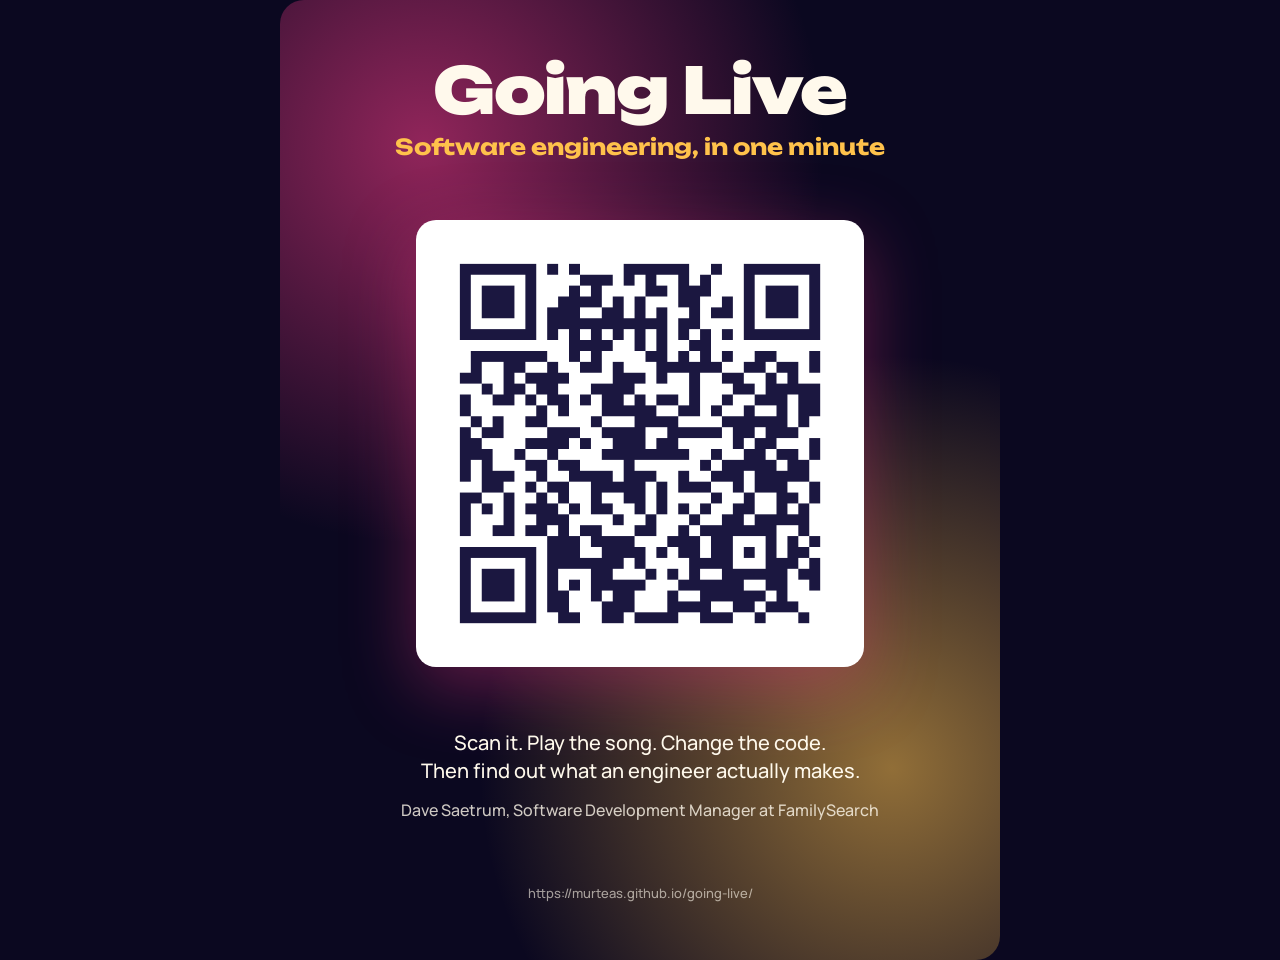
<file: qr-poster.html>
<!doctype html>
<html lang="en">
<head>
<meta charset="utf-8">
<meta name="viewport" content="width=device-width, initial-scale=1">
<title>Going Live poster</title>
<link rel="stylesheet" href="https://fonts.googleapis.com/css2?family=Unbounded:wght@700;900&family=Manrope:wght@500;700&display=swap">
<style>
  @page { size: letter portrait; margin: 0.5in; }
  html, body { height: 100%; }
  body {
    margin: 0; display: grid; place-items: center;
    background: #0B0820; color: #FFF9EC;
    font-family: "Manrope", "Segoe UI", system-ui, sans-serif;
  }
  .sheet {
    width: 7.5in; min-height: 10in; padding: .6in; box-sizing: border-box;
    display: grid; align-content: space-between; gap: .4in; text-align: center;
    background:
      radial-gradient(circle at 20% 15%, rgba(255,61,138,.55) 0, transparent 40%),
      radial-gradient(circle at 85% 80%, rgba(255,194,75,.55) 0, transparent 42%),
      #0B0820;
    border-radius: 24px;
  }
  h1 { font-family: "Unbounded", sans-serif; font-weight: 900; font-size: 64px; line-height: 1; margin: 0; letter-spacing: -.02em; }
  h1 span { display: block; font-size: 22px; font-weight: 700; color: #FFC24B; margin-top: 14px; letter-spacing: 0; }
  .qr { justify-self: center; background: #fff; padding: 22px; border-radius: 20px; box-shadow: 0 20px 70px rgba(255,61,138,.35); }
  .qr img { display: block; width: 4.2in; height: 4.2in; }
  p { margin: 0; font-size: 20px; font-weight: 500; line-height: 1.4; }
  .who { font-size: 16px; opacity: .8; }
  .url { font-size: 13px; opacity: .6; word-break: break-all; }
  @media print { body { background: #fff; } .sheet { border-radius: 0; } }
</style>
</head>
<body>
<div class="sheet">
  <h1>Going Live<span>Software engineering, in one minute</span></h1>
  <div class="qr"><img src="[data-uri]" alt="QR code linking to the Going Live page"></div>
  <div>
    <p>Scan it. Play the song. Change the code.<br>Then find out what an engineer actually makes.</p>
    <p class="who" style="margin-top:14px">Dave Saetrum, Software Development Manager at FamilySearch</p>
  </div>
  <p class="url">https://murteas.github.io/going-live/</p>
</div>
</body>
</html>
</file>
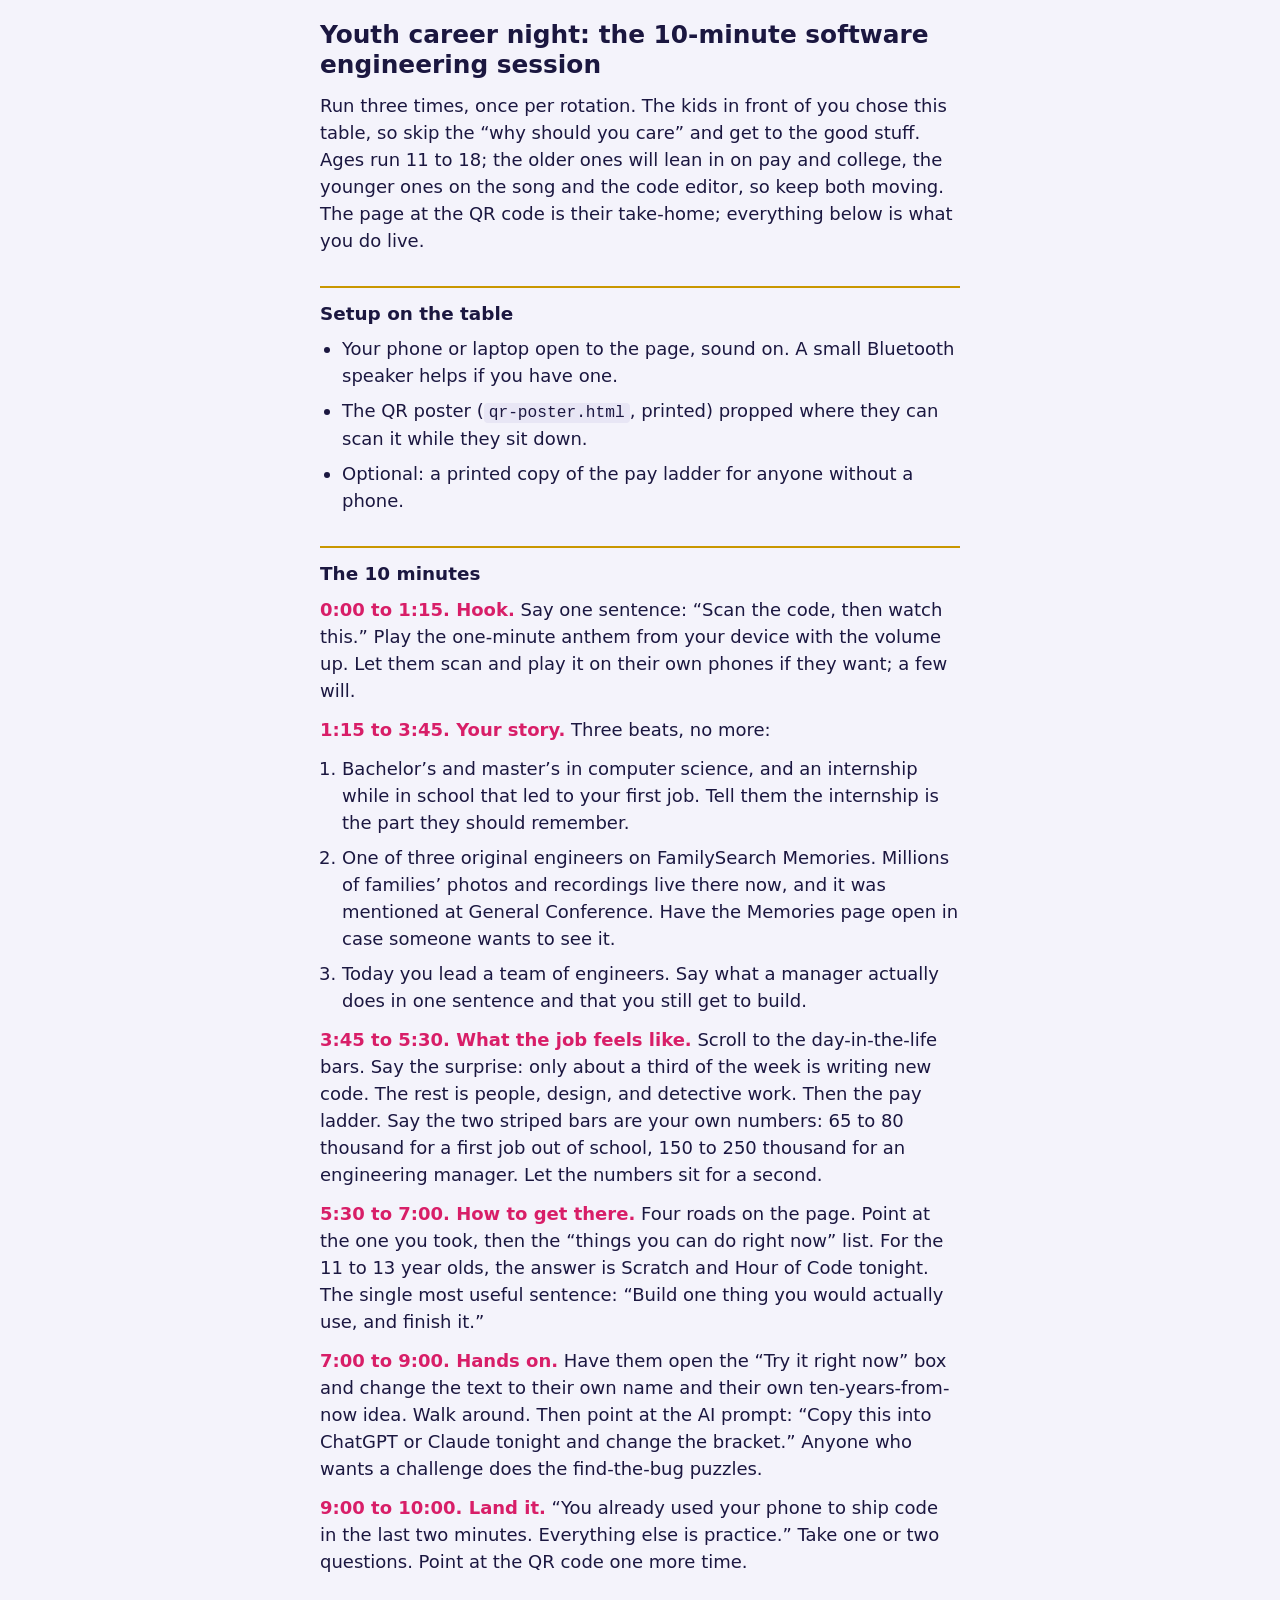
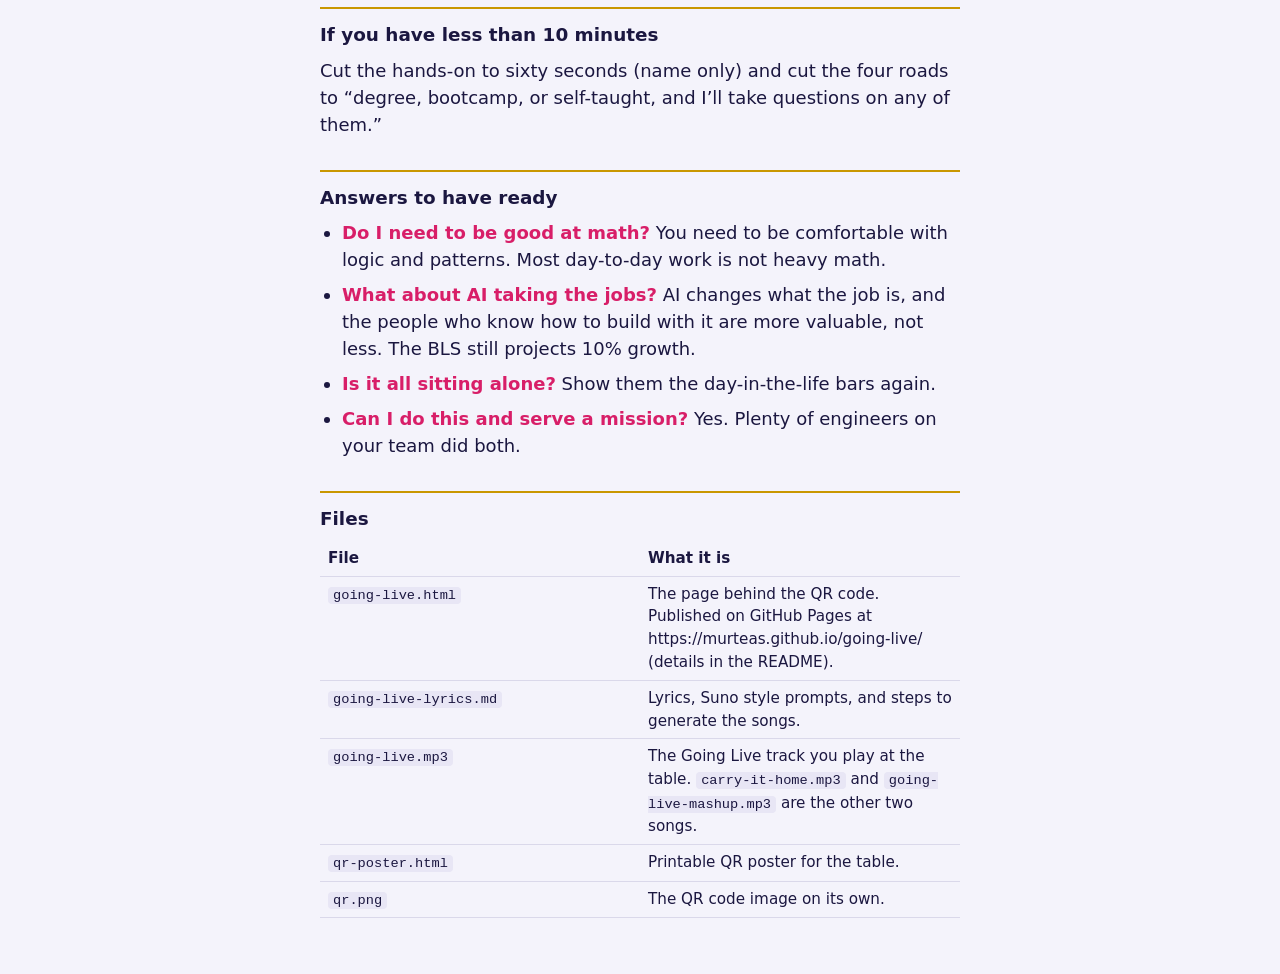
<file: talk-plan.html>
<!DOCTYPE html>
<html xmlns="http://www.w3.org/1999/xhtml">
<head>
  <meta charset="utf-8" />
  <meta name="generator" content="pandoc 3.11" />
  <meta name="viewport" content="width=device-width, initial-scale=1.0, user-scalable=yes" />
  <title>Going Live: the 10-minute run sheet</title>
  <style>

span.smallcaps{font-variant: small-caps;}
div.columns{display: flex; gap: 1.5em;}
div.column{flex: auto;}
@media screen {
div.columns{gap: min(4vw, 1.5em);}
div.column{overflow-x: auto;}
}
div.hanging-indent{margin-left: 1.5em; text-indent: -1.5em;}

ul.task-list[class]{list-style: none;}
ul.task-list li input[type="checkbox"] {
font-size: inherit;
width: 0.8em;
margin: 0 0.8em 0.2em -1.6em;
vertical-align: middle;
}
</style>
  <style type="text/css">
:root { color-scheme: light dark; }
html { -webkit-text-size-adjust: 100%; }
body {
margin: 0; padding: 20px 18px 60px; max-width: 640px; margin-inline: auto;
font-family: -apple-system, "Segoe UI", Roboto, system-ui, sans-serif;
font-size: 18px; line-height: 1.5; color: #1B1740; background: #F4F3FB;
}
@media (prefers-color-scheme: dark) { body { color: #F1EEFF; background: #15112B; } a { color: #FFC24B; } table, th, td { border-color: #342D5E !important; } code { background: #1F1A3D !important; color: #F1EEFF !important; } }
h1 { font-size: 1.55rem; line-height: 1.2; margin: 0 0 12px; }
h2 { font-size: 1.15rem; margin: 32px 0 8px; padding-top: 12px; border-top: 2px solid #C99700; }
p { margin: 0 0 12px; }
strong { color: #D81E68; }
ul, ol { padding-left: 22px; margin: 0 0 12px; }
li { margin-bottom: 8px; }
li > p { margin-bottom: 6px; }
code { font-family: Consolas, Menlo, monospace; font-size: .9em; background: #E8E6F5; padding: 1px 5px; border-radius: 4px; }
table { border-collapse: collapse; width: 100%; font-size: .95rem; display: block; overflow-x: auto; }
th, td { text-align: left; vertical-align: top; padding: 6px 8px; border-bottom: 1px solid #DAD8EA; }
a { color: #1B1740; text-decoration-color: #C99700; text-decoration-thickness: 2px; }
header#title-block-header h1.title { font-size: 1.55rem; }
</style>
</head>
<body>
<h1 id="youth-career-night-the-10-minute-software-engineering-session">Youth
career night: the 10-minute software engineering session</h1>
<p>Run three times, once per rotation. The kids in front of you chose
this table, so skip the “why should you care” and get to the good stuff.
Ages run 11 to 18; the older ones will lean in on pay and college, the
younger ones on the song and the code editor, so keep both moving. The
page at the QR code is their take-home; everything below is what you do
live.</p>
<h2 id="setup-on-the-table">Setup on the table</h2>
<ul>
<li>Your phone or laptop open to the page, sound on. A small Bluetooth
speaker helps if you have one.</li>
<li>The QR poster (<code>qr-poster.html</code>, printed) propped where
they can scan it while they sit down.</li>
<li>Optional: a printed copy of the pay ladder for anyone without a
phone.</li>
</ul>
<h2 id="the-10-minutes">The 10 minutes</h2>
<p><strong>0:00 to 1:15. Hook.</strong> Say one sentence: “Scan the
code, then watch this.” Play the one-minute anthem from your device with
the volume up. Let them scan and play it on their own phones if they
want; a few will.</p>
<p><strong>1:15 to 3:45. Your story.</strong> Three beats, no more:</p>
<ol type="1">
<li>Bachelor’s and master’s in computer science, and an internship while
in school that led to your first job. Tell them the internship is the
part they should remember.</li>
<li>One of three original engineers on FamilySearch Memories. Millions
of families’ photos and recordings live there now, and it was mentioned
at General Conference. Have the Memories page open in case someone wants
to see it.</li>
<li>Today you lead a team of engineers. Say what a manager actually does
in one sentence and that you still get to build.</li>
</ol>
<p><strong>3:45 to 5:30. What the job feels like.</strong> Scroll to the
day-in-the-life bars. Say the surprise: only about a third of the week
is writing new code. The rest is people, design, and detective work.
Then the pay ladder. Say the two striped bars are your own numbers: 65
to 80 thousand for a first job out of school, 150 to 250 thousand for an
engineering manager. Let the numbers sit for a second.</p>
<p><strong>5:30 to 7:00. How to get there.</strong> Four roads on the
page. Point at the one you took, then the “things you can do right now”
list. For the 11 to 13 year olds, the answer is Scratch and Hour of Code
tonight. The single most useful sentence: “Build one thing you would
actually use, and finish it.”</p>
<p><strong>7:00 to 9:00. Hands on.</strong> Have them open the “Try it
right now” box and change the text to their own name and their own
ten-years-from-now idea. Walk around. Then point at the AI prompt: “Copy
this into ChatGPT or Claude tonight and change the bracket.” Anyone who
wants a challenge does the find-the-bug puzzles.</p>
<p><strong>9:00 to 10:00. Land it.</strong> “You already used your phone
to ship code in the last two minutes. Everything else is practice.” Take
one or two questions. Point at the QR code one more time.</p>
<h2 id="if-you-have-less-than-10-minutes">If you have less than 10
minutes</h2>
<p>Cut the hands-on to sixty seconds (name only) and cut the four roads
to “degree, bootcamp, or self-taught, and I’ll take questions on any of
them.”</p>
<h2 id="answers-to-have-ready">Answers to have ready</h2>
<ul>
<li><strong>Do I need to be good at math?</strong> You need to be
comfortable with logic and patterns. Most day-to-day work is not heavy
math.</li>
<li><strong>What about AI taking the jobs?</strong> AI changes what the
job is, and the people who know how to build with it are more valuable,
not less. The BLS still projects 10% growth.</li>
<li><strong>Is it all sitting alone?</strong> Show them the
day-in-the-life bars again.</li>
<li><strong>Can I do this and serve a mission?</strong> Yes. Plenty of
engineers on your team did both.</li>
</ul>
<h2 id="files">Files</h2>
<table>
<colgroup>
<col style="width: 50%" />
<col style="width: 50%" />
</colgroup>
<thead>
<tr>
<th>File</th>
<th>What it is</th>
</tr>
</thead>
<tbody>
<tr>
<td><code>going-live.html</code></td>
<td>The page behind the QR code. Published on GitHub Pages at
https://murteas.github.io/going-live/ (details in the README).</td>
</tr>
<tr>
<td><code>going-live-lyrics.md</code></td>
<td>Lyrics, Suno style prompts, and steps to generate the songs.</td>
</tr>
<tr>
<td><code>going-live.mp3</code></td>
<td>The Going Live track you play at the table.
<code>carry-it-home.mp3</code> and <code>going-live-mashup.mp3</code>
are the other two songs.</td>
</tr>
<tr>
<td><code>qr-poster.html</code></td>
<td>Printable QR poster for the table.</td>
</tr>
<tr>
<td><code>qr.png</code></td>
<td>The QR code image on its own.</td>
</tr>
</tbody>
</table>
</body>
</html>
</file>
